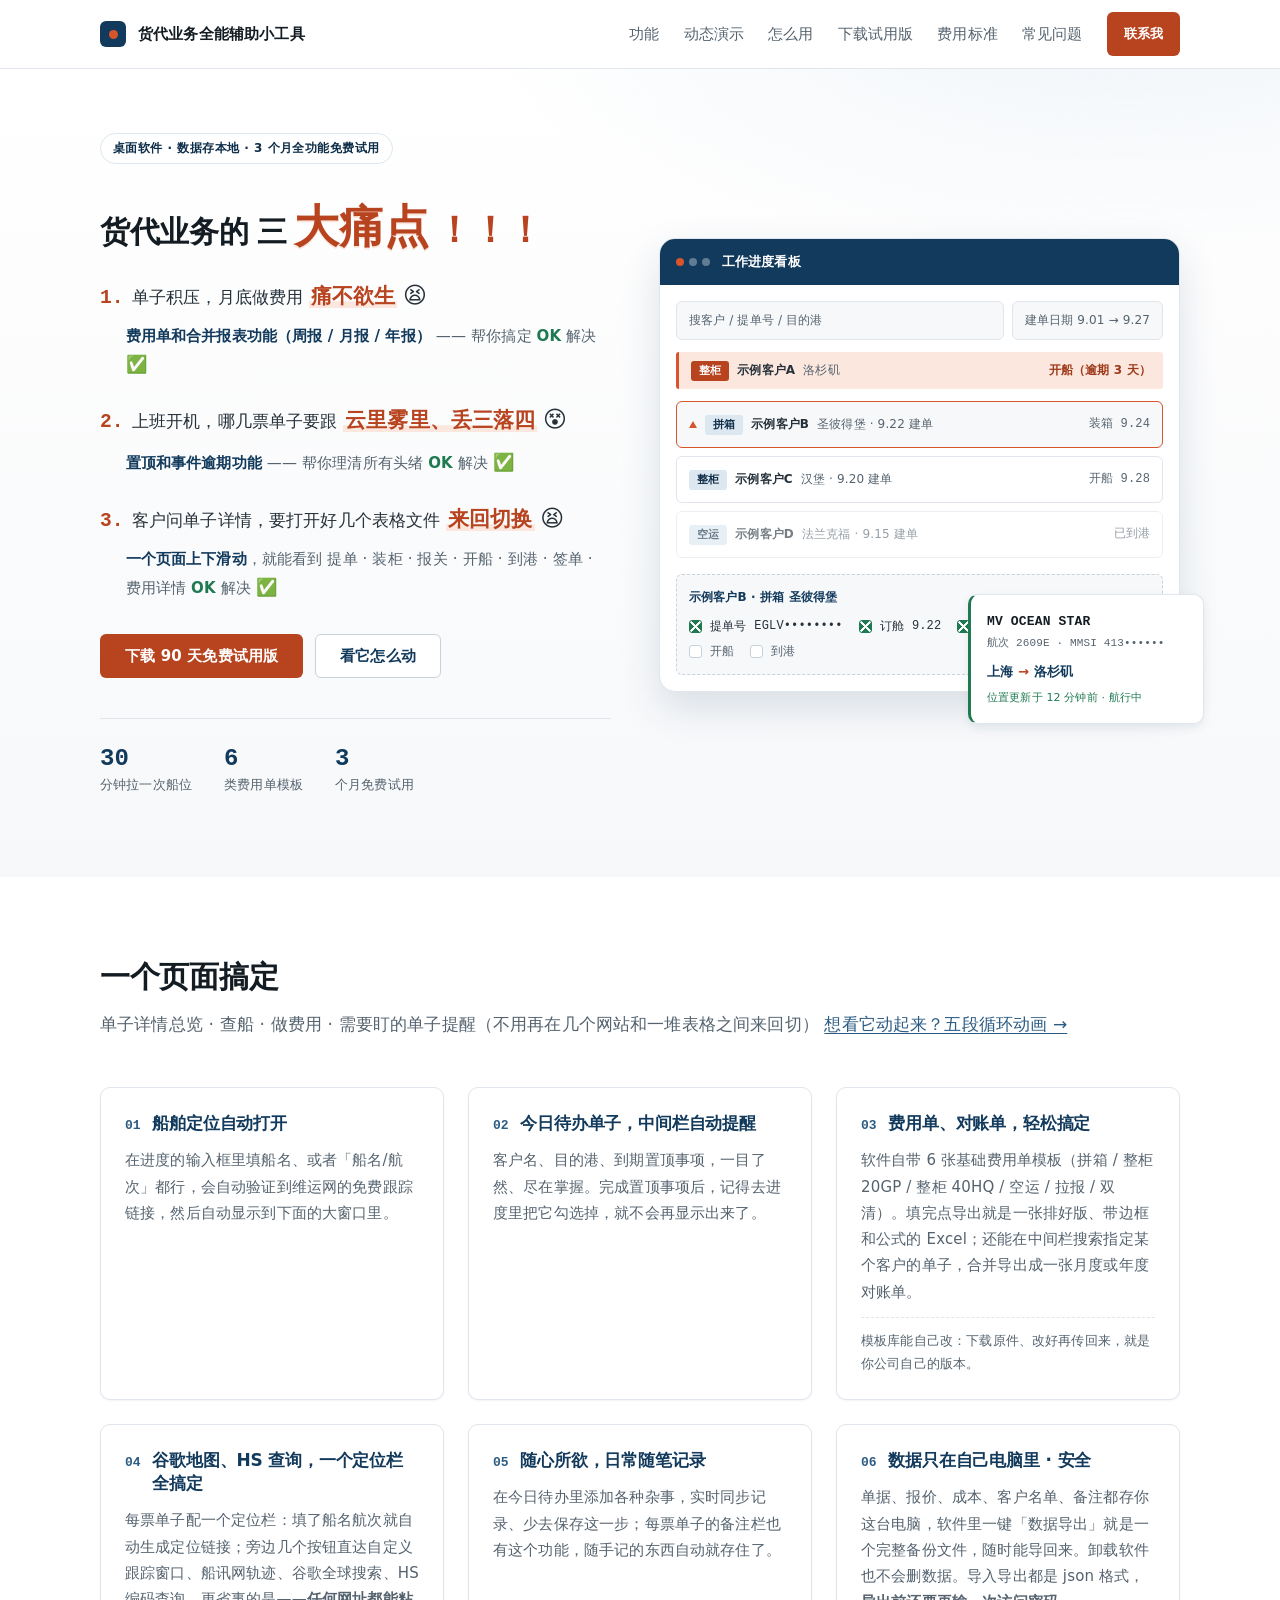
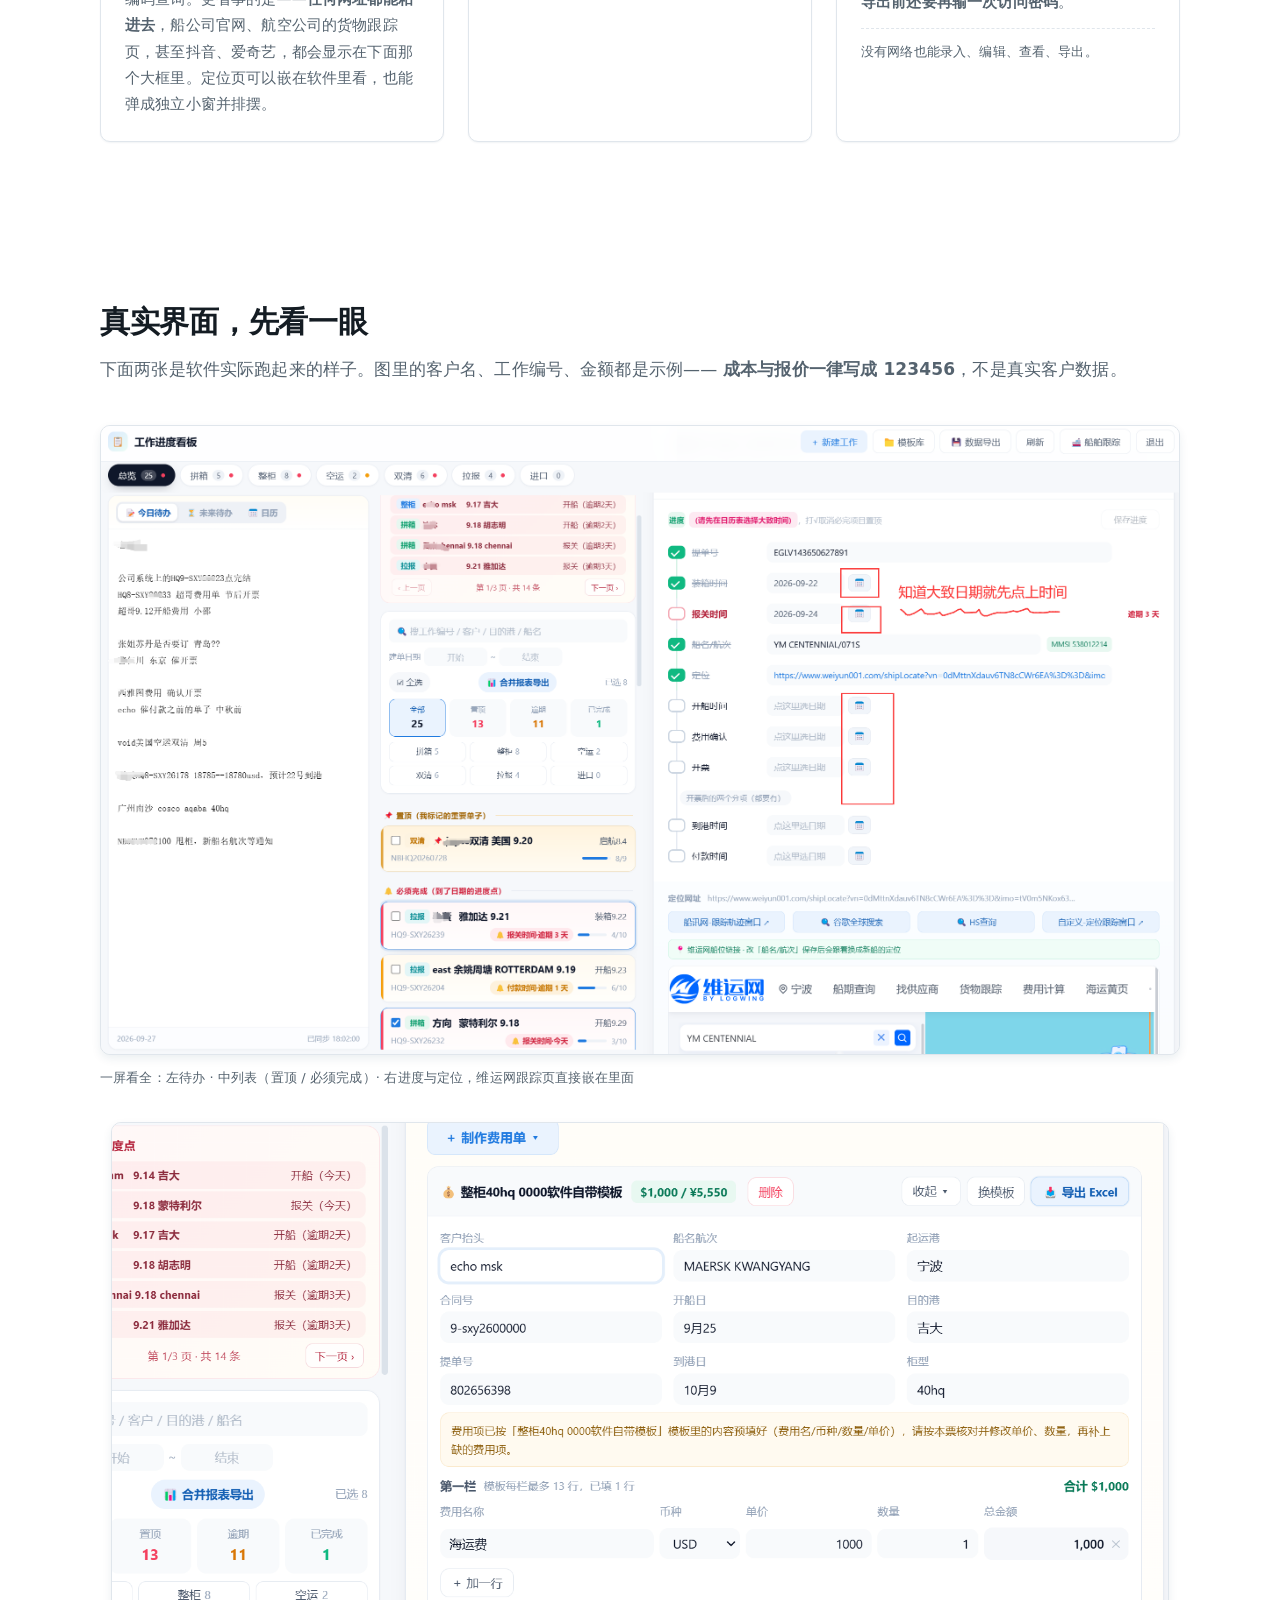
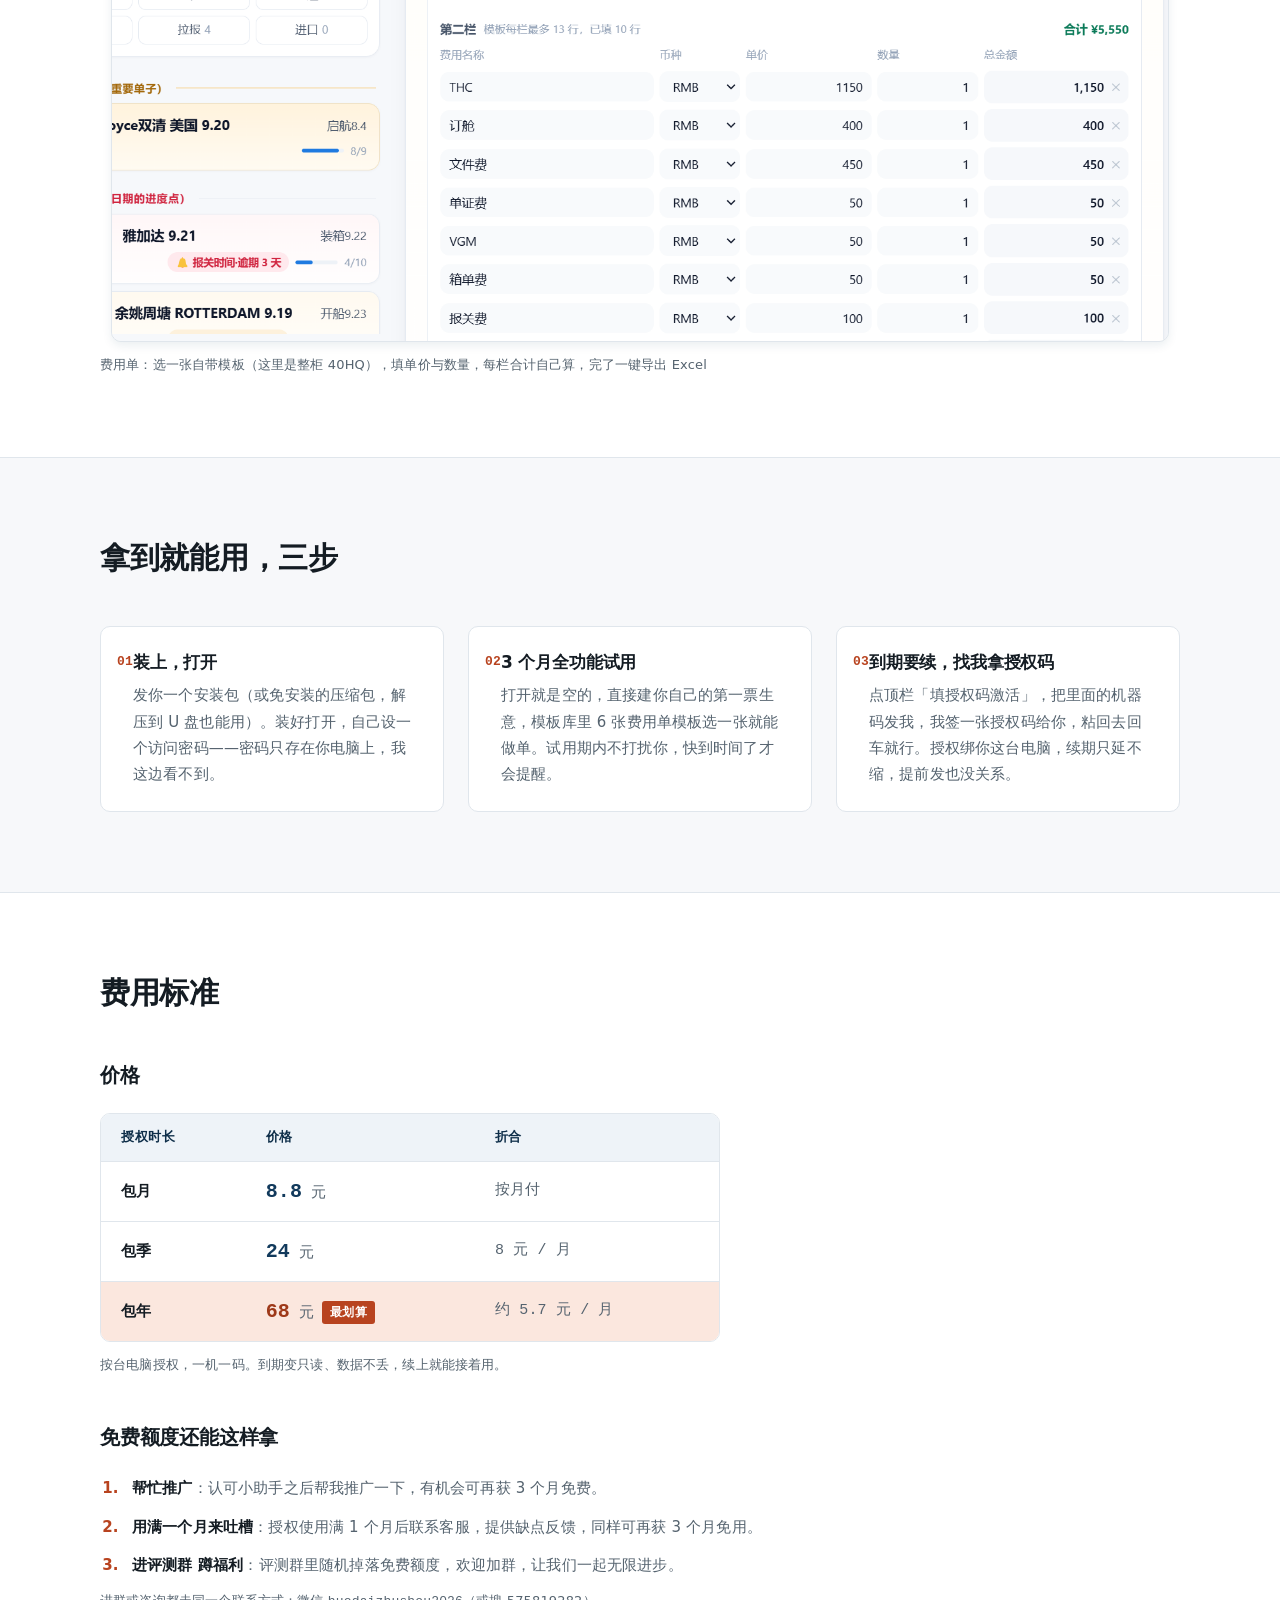
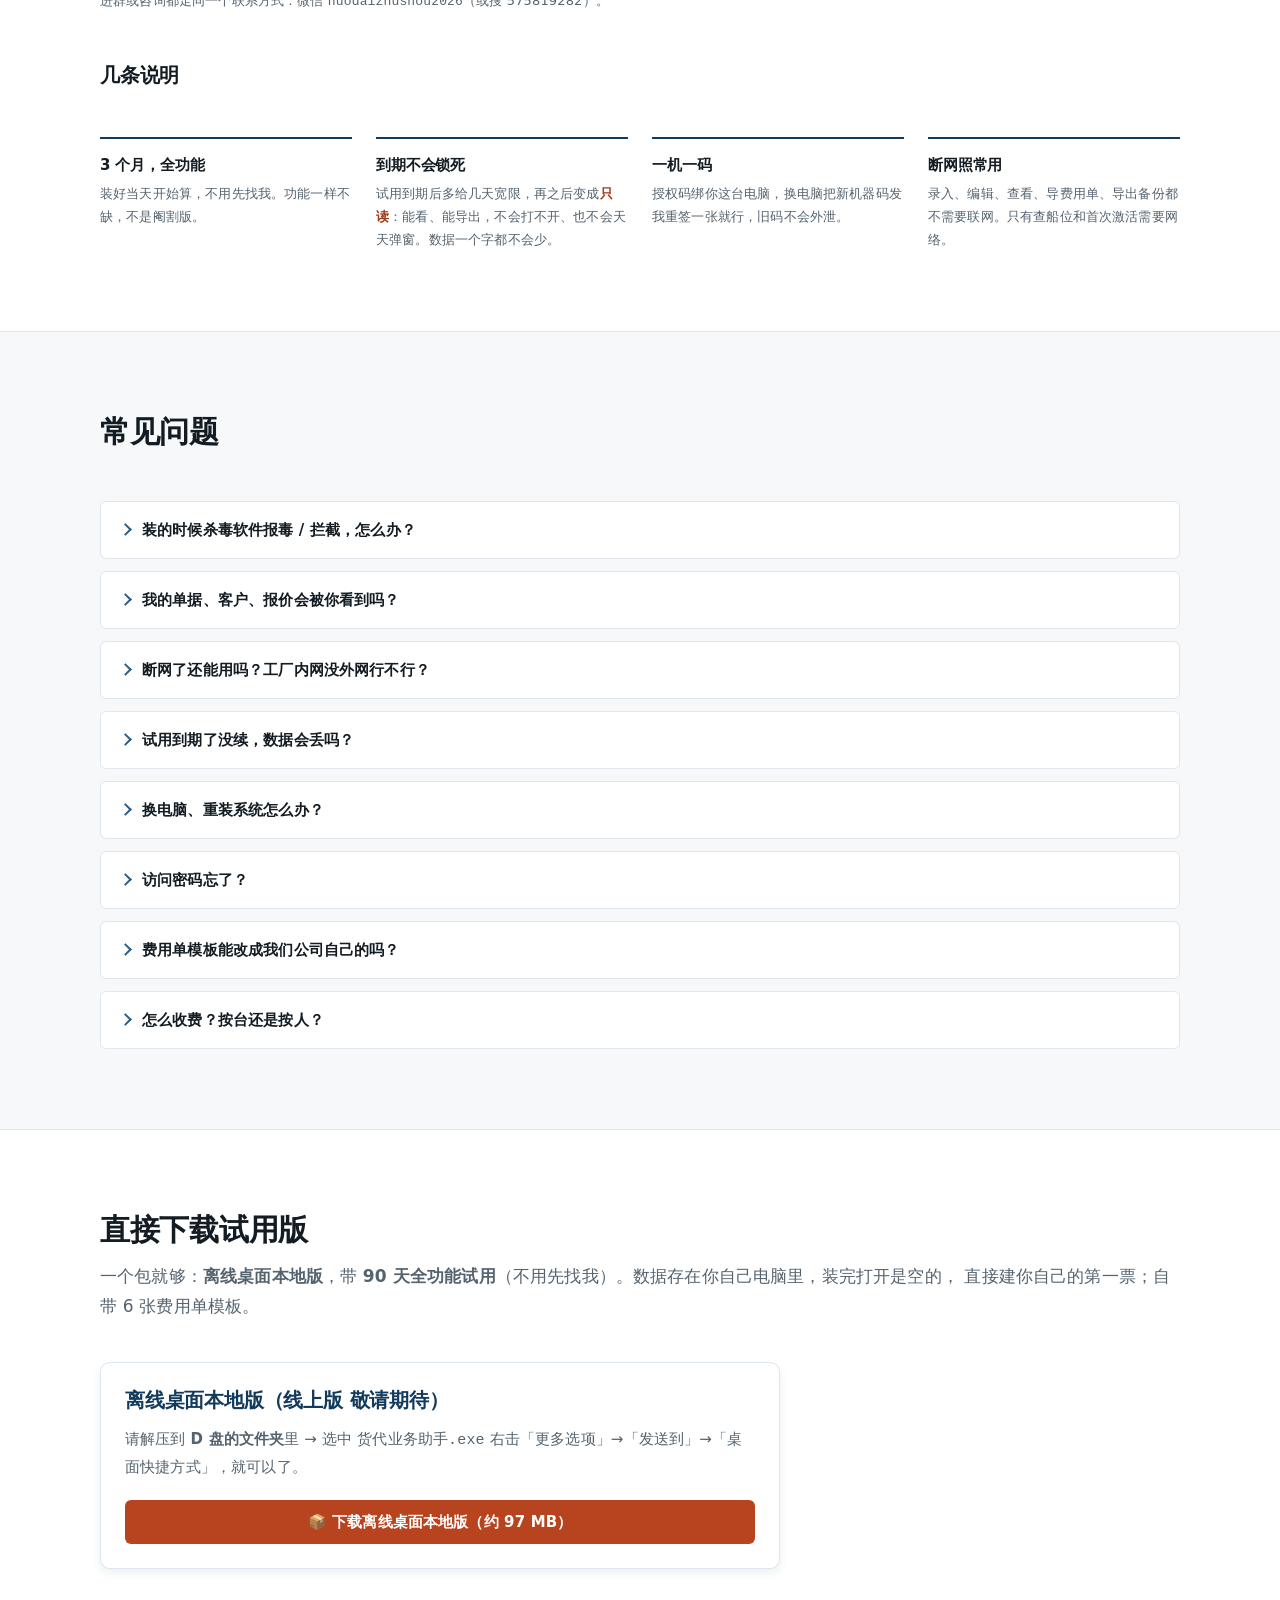
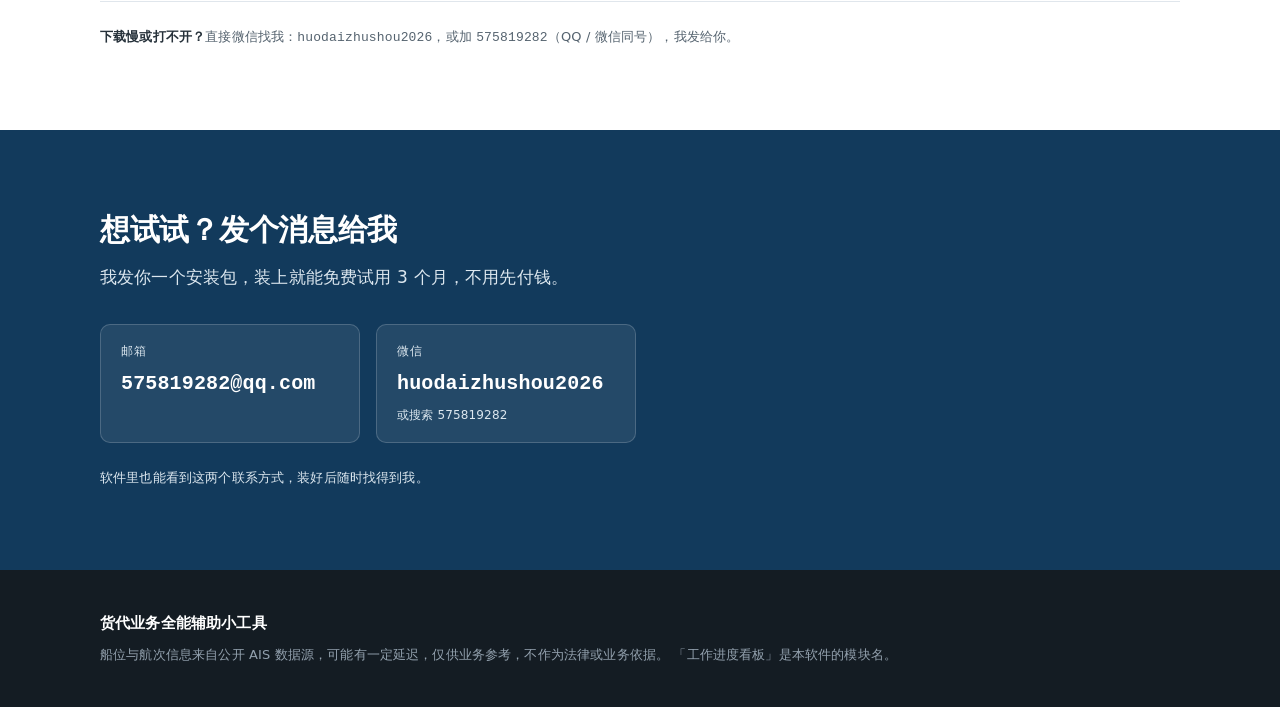
<file: index.html>
<!DOCTYPE html>
<html lang="zh-CN">
<head>
<meta charset="UTF-8">
<meta name="viewport" content="width=device-width, initial-scale=1">
<title>货代业务全能辅助小工具 — 船位跟踪 · 工作进度看板 · 费用单与对账单</title>
<meta name="description" content="给货代业务员用的桌面软件：输入船名自动跟踪船位、到离港提醒、每天邮件播报；工作进度看板一票一行；6 类费用单模板一键导出 Excel 与合并对账单。数据存在你自己电脑里，3 个月全功能免费试用。">
<link rel="icon" href="data:image/svg+xml,%3Csvg xmlns='http://www.w3.org/2000/svg' viewBox='0 0 32 32'%3E%3Crect width='32' height='32' rx='7' fill='%23123A5C'/%3E%3Ccircle cx='16' cy='16' r='5' fill='%23D8552B'/%3E%3C/svg%3E">
<link rel="stylesheet" href="./assets/style.css">
</head>
<body>

<a class="skip-link" href="#main">跳到主要内容</a>

<header class="topbar">
  <div class="wrap topbar__inner">
    <a class="brand" href="#top">
      <span class="brand__mark" aria-hidden="true"></span>
      <span class="brand__name">货代业务全能辅助小工具</span>
    </a>
    <nav class="nav" aria-label="页面导航">
      <a href="#features">功能</a>
      <a href="./demos.html">动态演示</a>
      <a href="#how">怎么用</a>
      <a href="#download">下载试用版</a>
      <a href="#license">费用标准</a>
      <a href="#faq">常见问题</a>
    </nav>
    <a class="btn btn--primary btn--sm" href="#contact">联系我</a>
  </div>
</header>

<main id="main">

  <!-- ============ 首屏 ============ -->
  <section class="hero" id="top">
    <div class="wrap hero__grid">
      <div class="hero__copy">
        <p class="eyebrow">桌面软件 · 数据存本地 · 3 个月全功能免费试用</p>
        <div class="pain">
          <h1 class="pain__title"><span class="pain__keep">货代业务的</span>三<span class="pain__big">大痛点</span><span class="pain__bang">！！！</span></h1>
          <ol class="pain__list">
            <li>
              <p class="pain__txt"><b class="pain__no num">1.</b>单子积压，月底做费用 <em>痛不欲生</em> <span class="pain__face">😫</span></p>
              <p class="pain__fix"><b>费用单和合并报表功能（周报 / 月报 / 年报）</b> —— 帮你搞定 <i>OK</i> 解决 <span class="pain__ok">✅</span></p>
            </li>
            <li>
              <p class="pain__txt"><b class="pain__no num">2.</b>上班开机，哪几票单子要跟 <em>云里雾里、丢三落四</em> <span class="pain__face">😵</span></p>
              <p class="pain__fix"><b>置顶和事件逾期功能</b> —— 帮你理清所有头绪 <i>OK</i> 解决 <span class="pain__ok">✅</span></p>
            </li>
            <li>
              <p class="pain__txt"><b class="pain__no num">3.</b>客户问单子详情，要打开好几个表格文件 <em>来回切换</em> <span class="pain__face">😫</span></p>
              <p class="pain__fix"><b>一个页面上下滑动</b>，就能看到 提单 · 装柜 · 报关 · 开船 · 到港 · 签单 · 费用详情 <i>OK</i> 解决 <span class="pain__ok">✅</span></p>
            </li>
          </ol>
        </div>
        <div class="hero__actions">
          <a class="btn btn--primary" href="#download">下载 90 天免费试用版</a>
          <a class="btn btn--ghost" href="./demos.html">看它怎么动</a>
        </div>
        <ul class="facts" aria-label="产品要点">
          <li><b>30</b> 分钟拉一次船位</li>
          <li><b>6</b> 类费用单模板</li>
          <li><b>3</b> 个月免费试用</li>
        </ul>
      </div>

      <!-- 界面示意：纯 CSS 绘制，数字与客户名均为占位 -->
      <div class="hero__shot" role="img" aria-label="工作进度看板界面示意：左侧是一票一行的客户工作单，顶部有逾期提醒条；右侧是一票单子的进度打钩表，含提单号、订舱、装箱、报关、开船、到港、付款。">
        <div class="mock">
          <div class="mock__bar">
            <span class="mock__dots" aria-hidden="true"><i></i><i></i><i></i></span>
            <span class="mock__title">工作进度看板</span>
          </div>
          <div class="mock__body">
            <div class="mock__toolbar">
              <span class="mock__field">搜客户 / 提单号 / 目的港</span>
              <span class="mock__field mock__field--sm">建单日期 9.01 → 9.27</span>
            </div>

            <div class="mock__alert">
              <span class="chip chip--warn">整柜</span>
              <span class="mock__alert-name">示例客户A</span>
              <span class="mock__alert-dest">洛杉矶</span>
              <span class="mock__alert-stage">开船（逾期 3 天）</span>
            </div>

            <ul class="mock__rows">
              <li class="mock__row is-pinned">
                <span class="pin" aria-hidden="true"></span>
                <span class="chip chip--type">拼箱</span>
                <span class="mock__name">示例客户B</span>
                <span class="mock__meta">圣彼得堡 · 9.22 建单</span>
                <span class="mock__right">装箱 9.24</span>
              </li>
              <li class="mock__row">
                <span class="chip chip--type">整柜</span>
                <span class="mock__name">示例客户C</span>
                <span class="mock__meta">汉堡 · 9.20 建单</span>
                <span class="mock__right">开船 9.28</span>
              </li>
              <li class="mock__row is-done">
                <span class="chip chip--type">空运</span>
                <span class="mock__name">示例客户D</span>
                <span class="mock__meta">法兰克福 · 9.15 建单</span>
                <span class="mock__right">已到港</span>
              </li>
            </ul>

            <div class="mock__detail">
              <p class="mock__detail-head">示例客户B · 拼箱 圣彼得堡</p>
              <ul class="stages">
                <li class="is-done">提单号 <span class="num">EGLV••••••••</span></li>
                <li class="is-done">订舱 <span class="num">9.22</span></li>
                <li class="is-done">装箱 <span class="num">9.24</span></li>
                <li class="is-now">报关</li>
                <li>开船</li>
                <li>到港</li>
              </ul>
            </div>
          </div>
        </div>

        <div class="shipcard" aria-hidden="true">
          <p class="shipcard__name num">MV OCEAN STAR</p>
          <p class="shipcard__voy num">航次 2609E · MMSI 413••••••</p>
          <p class="shipcard__route">上海 <span aria-hidden="true">→</span> 洛杉矶</p>
          <p class="shipcard__pos">位置更新于 12 分钟前 · 航行中</p>
        </div>
      </div>
    </div>
  </section>

  <!-- ============ 功能 ============ -->
  <section class="section" id="features">
    <div class="wrap">
      <h2 class="section__title">一个页面搞定</h2>
      <p class="section__sub">单子详情总览 · 查船 · 做费用 · 需要盯的单子提醒（不用再在几个网站和一堆表格之间来回切）
        <a href="./demos.html">想看它动起来？五段循环动画 →</a></p>

      <div class="cards">
        <article class="card">
          <h3><span class="card__no num">01</span>船舶定位自动打开</h3>
          <p>在进度的输入框里填船名、或者「船名/航次」都行，会自动验证到维运网的免费跟踪链接，然后自动显示到下面的大窗口里。</p>
        </article>

        <article class="card">
          <h3><span class="card__no num">02</span>今日待办单子，中间栏自动提醒</h3>
          <p>客户名、目的港、到期置顶事项，一目了然、尽在掌握。完成置顶事项后，记得去进度里把它勾选掉，就不会再显示出来了。</p>
        </article>

        <article class="card">
          <h3><span class="card__no num">03</span>费用单、对账单，轻松搞定</h3>
          <p>软件自带 6 张基础费用单模板（拼箱 / 整柜 20GP / 整柜 40HQ / 空运 / 拉报 / 双清）。填完点导出就是一张排好版、带边框和公式的 Excel；还能在中间栏搜索指定某个客户的单子，合并导出成一张月度或年度对账单。</p>
          <p class="card__note">模板库能自己改：下载原件、改好再传回来，就是你公司自己的版本。</p>
        </article>

        <article class="card">
          <h3><span class="card__no num">04</span>谷歌地图、HS 查询，一个定位栏全搞定</h3>
          <p>每票单子配一个定位栏：填了船名航次就自动生成定位链接；旁边几个按钮直达自定义跟踪窗口、船讯网轨迹、谷歌全球搜索、HS 编码查询。更省事的是——<b>任何网址都能粘进去</b>，船公司官网、航空公司的货物跟踪页，甚至抖音、爱奇艺，都会显示在下面那个大框里。定位页可以嵌在软件里看，也能弹成独立小窗并排摆。</p>
        </article>

        <article class="card">
          <h3><span class="card__no num">05</span>随心所欲，日常随笔记录</h3>
          <p>在今日待办里添加各种杂事，实时同步记录、少去保存这一步；每票单子的备注栏也有这个功能，随手记的东西自动就存住了。</p>
        </article>

        <article class="card">
          <h3><span class="card__no num">06</span>数据只在自己电脑里 · 安全</h3>
          <p>单据、报价、成本、客户名单、备注都存你这台电脑，软件里一键「数据导出」就是一个完整备份文件，随时能导回来。卸载软件也不会删数据。导入导出都是 json 格式，<b>导出前还要再输一次访问密码</b>。</p>
          <p class="card__note">没有网络也能录入、编辑、查看、导出。</p>
        </article>
      </div>
    </div>
  </section>

  <!-- ============ 真实界面 ============ -->
  <section class="section" id="screens">
    <div class="wrap">
      <h2 class="section__title">真实界面，先看一眼</h2>
      <p class="section__sub">
        下面两张是软件实际跑起来的样子。图里的客户名、工作编号、金额都是示例——
        <b>成本与报价一律写成 123456</b>，不是真实客户数据。
      </p>
      <div class="shots">
        <figure class="shot">
          <img src="./assets/shots/shot-board.png" loading="lazy"
               alt="工作进度看板全貌：左侧是今日待办面板，中间是工作单列表（带类别、统计卡、置顶与必须完成分组），右侧是这票单子的进度打钩表与定位区，下面嵌着维运网的船舶跟踪页。">
          <figcaption>一屏看全：左待办 · 中列表（置顶 / 必须完成）· 右进度与定位，维运网跟踪页直接嵌在里面</figcaption>
        </figure>
        <figure class="shot">
          <img src="./assets/shots/shot-expense.png" loading="lazy"
               alt="费用单：费用名称、币种、单价、数量与金额，金额按币种自动合计。">
          <figcaption>费用单：选一张自带模板（这里是整柜 40HQ），填单价与数量，每栏合计自己算，完了一键导出 Excel</figcaption>
        </figure>
      </div>
    </div>
  </section>

  <!-- ============ 怎么用 ============ -->
  <section class="section section--tint" id="how">
    <div class="wrap">
      <h2 class="section__title">拿到就能用，三步</h2>
      <ol class="steps">
        <li class="step">
          <h3>装上，打开</h3>
          <p>发你一个安装包（或免安装的压缩包，解压到 U 盘也能用）。装好打开，自己设一个访问密码——密码只存在你电脑上，我这边看不到。</p>
        </li>
        <li class="step">
          <h3>3 个月全功能试用</h3>
          <p>打开就是空的，直接建你自己的第一票生意，模板库里 6 张费用单模板选一张就能做单。试用期内不打扰你，快到时间了才会提醒。</p>
        </li>
        <li class="step">
          <h3>到期要续，找我拿授权码</h3>
          <p>点顶栏「填授权码激活」，把里面的机器码发我，我签一张授权码给你，粘回去回车就行。授权绑你这台电脑，续期只延不缩，提前发也没关系。</p>
        </li>
      </ol>
    </div>
  </section>

  <!-- ============ 费用标准 ============ -->
  <section class="section" id="license">
    <div class="wrap">
      <h2 class="section__title">费用标准</h2>
      <h3 class="block-title">价格</h3>
      <table class="price">
        <caption class="sr-only">授权价格</caption>
        <thead>
          <tr>
            <th scope="col">授权时长</th>
            <th scope="col">价格</th>
            <th scope="col">折合</th>
          </tr>
        </thead>
        <tbody>
          <tr>
            <th scope="row">包月</th>
            <td><b>8.8</b> 元</td>
            <td>按月付</td>
          </tr>
          <tr>
            <th scope="row">包季</th>
            <td><b>24</b> 元</td>
            <td>8 元 / 月</td>
          </tr>
          <tr class="is-best">
            <th scope="row">包年</th>
            <td><b>68</b> 元<span class="tag">最划算</span></td>
            <td>约 5.7 元 / 月</td>
          </tr>
        </tbody>
      </table>
      <p class="price-note">按台电脑授权，一机一码。到期变只读、数据不丢，续上就能接着用。</p>

      <h3 class="block-title">免费额度还能这样拿</h3>
      <ol class="credits">
        <li><b>帮忙推广</b>：认可小助手之后帮我推广一下，有机会可再获 3 个月免费。</li>
        <li><b>用满一个月来吐槽</b>：授权使用满 1 个月后联系客服，提供缺点反馈，同样可再获 3 个月免用。</li>
        <li><b>进评测群 蹲福利</b>：评测群里随机掉落免费额度，欢迎加群，让我们一起无限进步。</li>
      </ol>
      <p class="price-note">进群或咨询都走同一个联系方式：微信 <span class="num">huodaizhushou2026</span>（或搜 575819282）。</p>

      <h3 class="block-title">几条说明</h3>
      <div class="terms">
        <div class="term">
          <h3>3 个月，全功能</h3>
          <p>装好当天开始算，不用先找我。功能一样不缺，不是阉割版。</p>
        </div>
        <div class="term">
          <h3>到期不会锁死</h3>
          <p>试用到期后多给几天宽限，再之后变成<b>只读</b>：能看、能导出，不会打不开、也不会天天弹窗。数据一个字都不会少。</p>
        </div>
        <div class="term">
          <h3>一机一码</h3>
          <p>授权码绑你这台电脑，换电脑把新机器码发我重签一张就行，旧码不会外泄。</p>
        </div>
        <div class="term">
          <h3>断网照常用</h3>
          <p>录入、编辑、查看、导费用单、导出备份都不需要联网。只有查船位和首次激活需要网络。</p>
        </div>
      </div>

    </div>
  </section>

  <!-- ============ 常见问题 ============ -->
  <section class="section section--tint" id="faq">
    <div class="wrap">
      <h2 class="section__title">常见问题</h2>
      <div class="faq">
        <details>
          <summary>装的时候杀毒软件报毒 / 拦截，怎么办？</summary>
          <p>360 这类软件对没买数字签名的个人小软件都会提示一下，属于误报。安装时如果弹窗拦 DLL，选「允许本次操作」；比较稳妥的做法是先退出 360 再装，装完再打开。压缩包里配了一份《安装遇到 360 拦截怎么办》，照着点就行。实在装不上，我另给一个免安装版，解压就能用。</p>
        </details>
        <details>
          <summary>我的单据、客户、报价会被你看到吗？</summary>
          <p>看不到。这些数据全部存在你电脑的本地文件里，不上传。软件里「数据导出」给你的是本地 JSON 文件，你想存 U 盘、网盘都行。查船位时只有船名和 MMSI 会经过我的服务器，客户名和价格不会。</p>
        </details>
        <details>
          <summary>断网了还能用吗？工厂内网没外网行不行？</summary>
          <p>能。录入工作单、打进度钩、做费用单、导出 Excel、导出备份都不联网。只有「查船位」和「首次激活授权」需要联网；没有外网时船位那块不开花，其余功能照旧。</p>
        </details>
        <details>
          <summary>试用到期了没续，数据会丢吗？</summary>
          <p>不会。到期只是转成只读模式——照样能打开、能看、能导费用单和备份，只是不能改动。什么时候续上都行，数据一直在。卸载软件也不会删数据。</p>
        </details>
        <details>
          <summary>换电脑、重装系统怎么办？</summary>
          <p>先在新电脑上装好，把新电脑的机器码发我重签一张授权码（旧的自动失效，不用管）。数据搬家用软件里的「数据导出」存成一个文件，新电脑上「数据导入」装回去，导入前软件会自己留一份底。</p>
        </details>
        <details>
          <summary>访问密码忘了？</summary>
          <p>不用找我。打开数据文件夹（多数电脑在 <span class="num">D:\货代工作进度数据</span>，老机器在「文档\货代工作进度数据」），把里面的 <span class="num">settings.json</span> 复制一份留底、再删掉它，重开软件会让你重新设一个密码，数据一条不少。</p>
        </details>
        <details>
          <summary>费用单模板能改成我们公司自己的吗？</summary>
          <p>能。软件里的模板点「下载原件」，在你自己的 Excel 里改好版式和抬头，再「重新上传」，同名就是覆盖更新、编号不变，改个文件名就是另存一张新的。常用的费目、币种、公式都能照你公司的习惯来。</p>
        </details>
        <details>
          <summary>怎么收费？按台还是按人？</summary>
          <p><b>包月 8.8 元、包季 24 元、包年 68 元</b>，按台电脑算（一机一码），人不用另外加钱。拿不准选哪档就先免费用 3 个月，用顺了再订。想帮忙推广、或者用满一个月来提意见，还能再拿免费额度——见我上面「免费额度还能这样拿」。</p>
        </details>
      </div>
    </div>
  </section>

  <!-- ============ 下载试用版 ============ -->
  <section class="section" id="download">
    <div class="wrap">
      <h2 class="section__title">直接下载试用版</h2>
      <p class="section__sub">
        一个包就够：<b>离线桌面本地版</b>，带 <b>90 天全功能试用</b>（不用先找我）。数据存在你自己电脑里，装完打开是空的，
        直接建你自己的第一票；自带 6 张费用单模板。
      </p>

      <div class="dl">
        <div class="dl__card dl__card--main">
          <h3>离线桌面本地版（线上版 敬请期待）</h3>
          <p>请解压到 <b>D 盘的文件夹</b>里 → 选中 <span class="num">货代业务助手.exe</span> 右击「更多选项」→「发送到」→「桌面快捷方式」，就可以了。</p>
          <a class="btn btn--primary dl__btn" href="https://hwy-cbdy-d1gt4pqze74bb9f0b-1464622683.tcloudbaseapp.com/货代业务助手-1.0.0-90天免费-免安装版.zip">📦 下载离线桌面本地版（约 97 MB）</a>
        </div>
      </div>

      <ul class="dl__notes">
        <li><b>下载慢或打不开？</b>直接微信找我：<span class="num">huodaizhushou2026</span>，或加 <span class="num">575819282</span>（QQ / 微信同号），我发给你。</li>
      </ul>
    </div>
  </section>

  <!-- ============ 联系 ============ -->
  <section class="section contact" id="contact">
    <div class="wrap contact__inner">
      <h2>想试试？发个消息给我</h2>
      <p class="contact__lead">我发你一个安装包，装上就能免费试用 3 个月，不用先付钱。</p>
      <div class="contact__methods">
        <a class="contact__item" href="mailto:575819282@qq.com">
          <span class="contact__label">邮箱</span>
          <span class="contact__value num">575819282@qq.com</span>
        </a>
        <div class="contact__item">
          <span class="contact__label">微信</span>
          <span class="contact__value num">huodaizhushou2026</span>
          <span class="contact__hint">或搜索 575819282</span>
        </div>
      </div>
      <p class="contact__hint-line">软件里也能看到这两个联系方式，装好后随时找得到我。</p>
    </div>
  </section>

</main>

<footer class="footer">
  <div class="wrap footer__inner">
    <p class="footer__name">货代业务全能辅助小工具</p>
    <p class="footer__note">
      船位与航次信息来自公开 AIS 数据源，可能有一定延迟，仅供业务参考，不作为法律或业务依据。
      「工作进度看板」是本软件的模块名。
    </p>
  </div>
</footer>

</body>
</html>
</file>
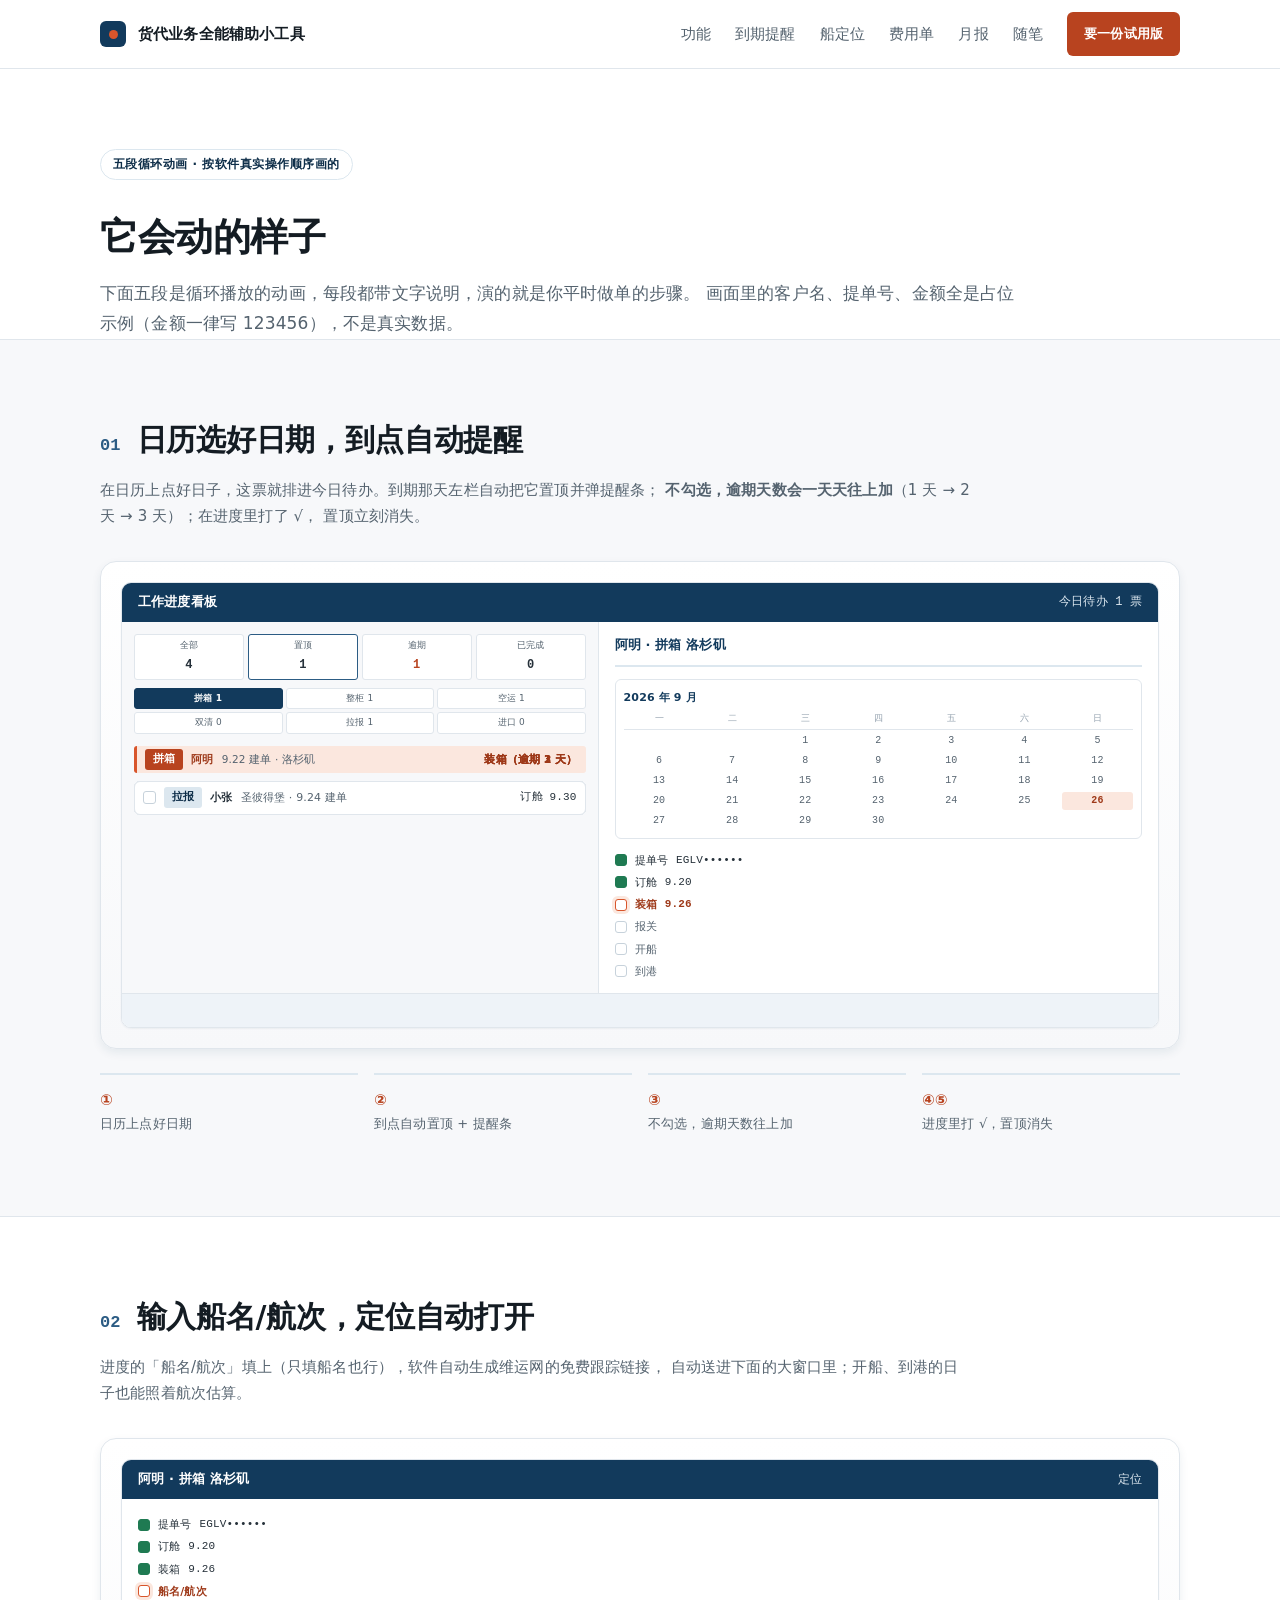
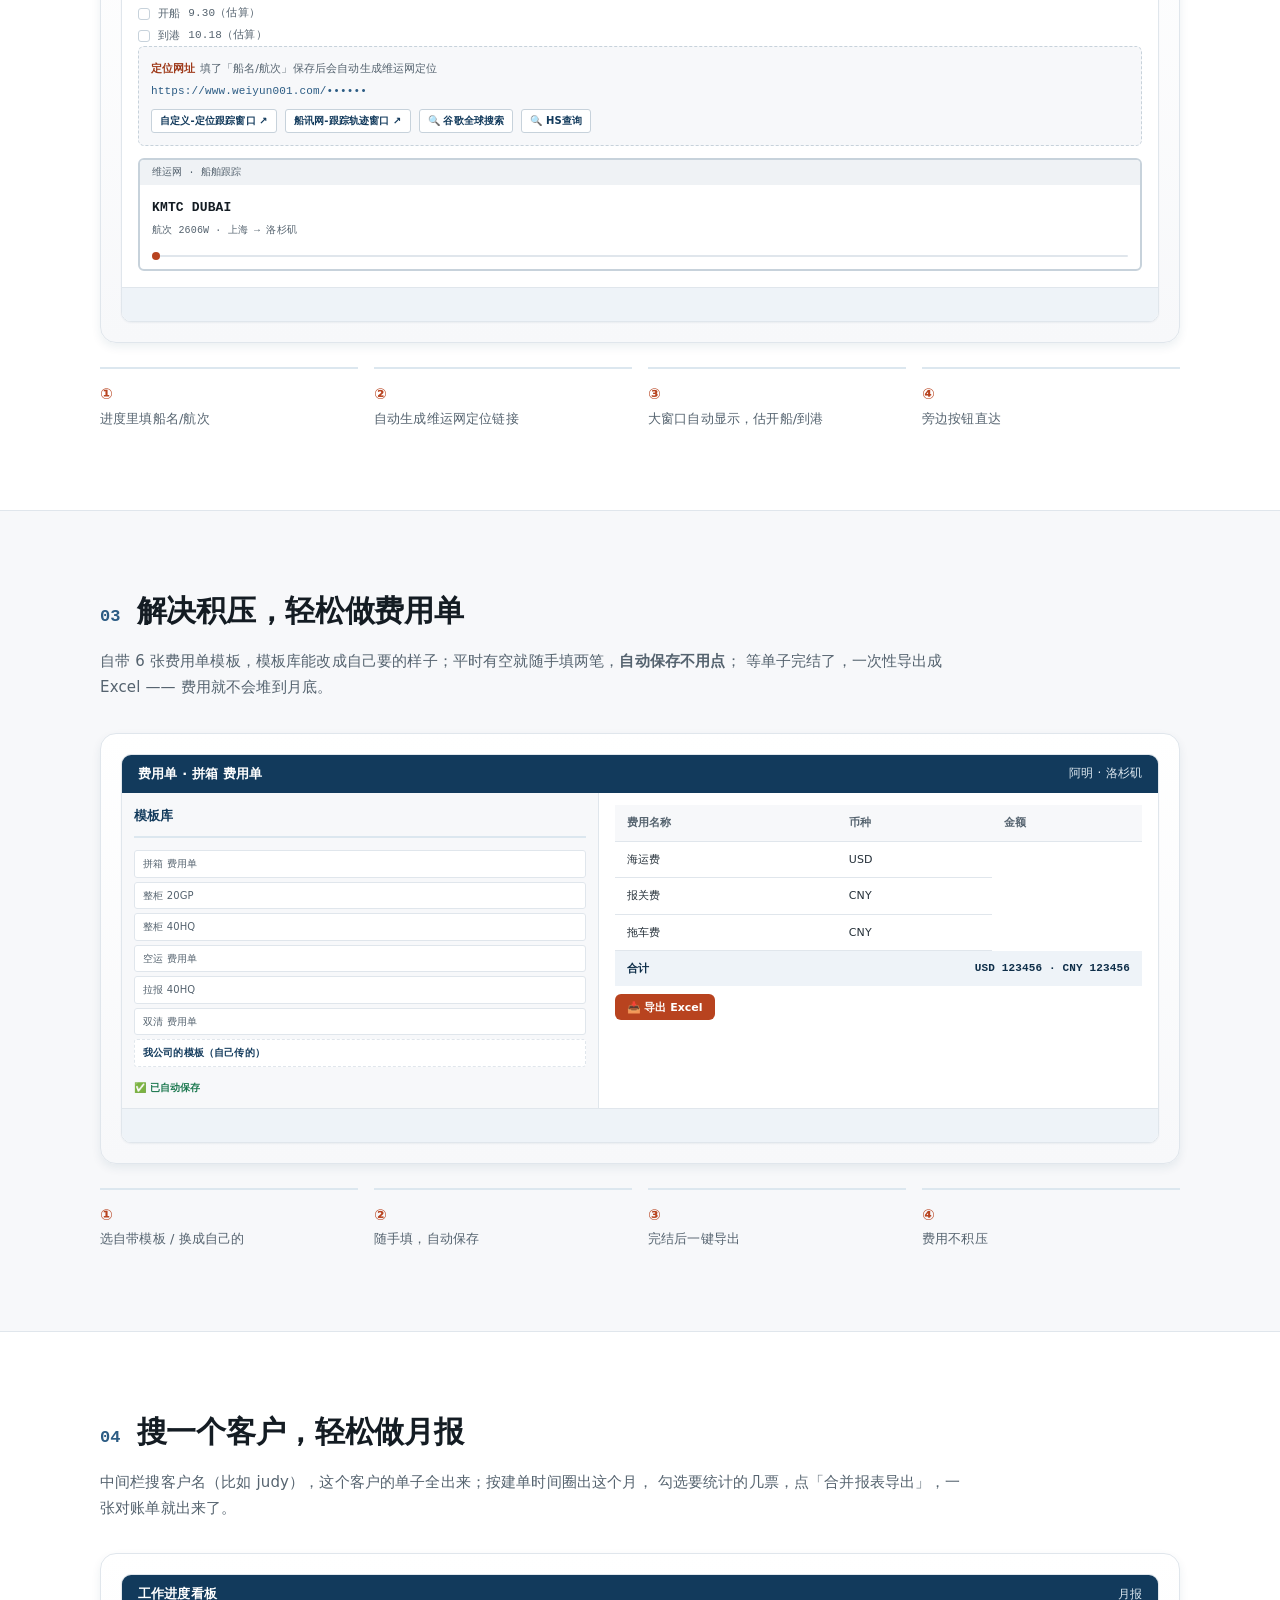
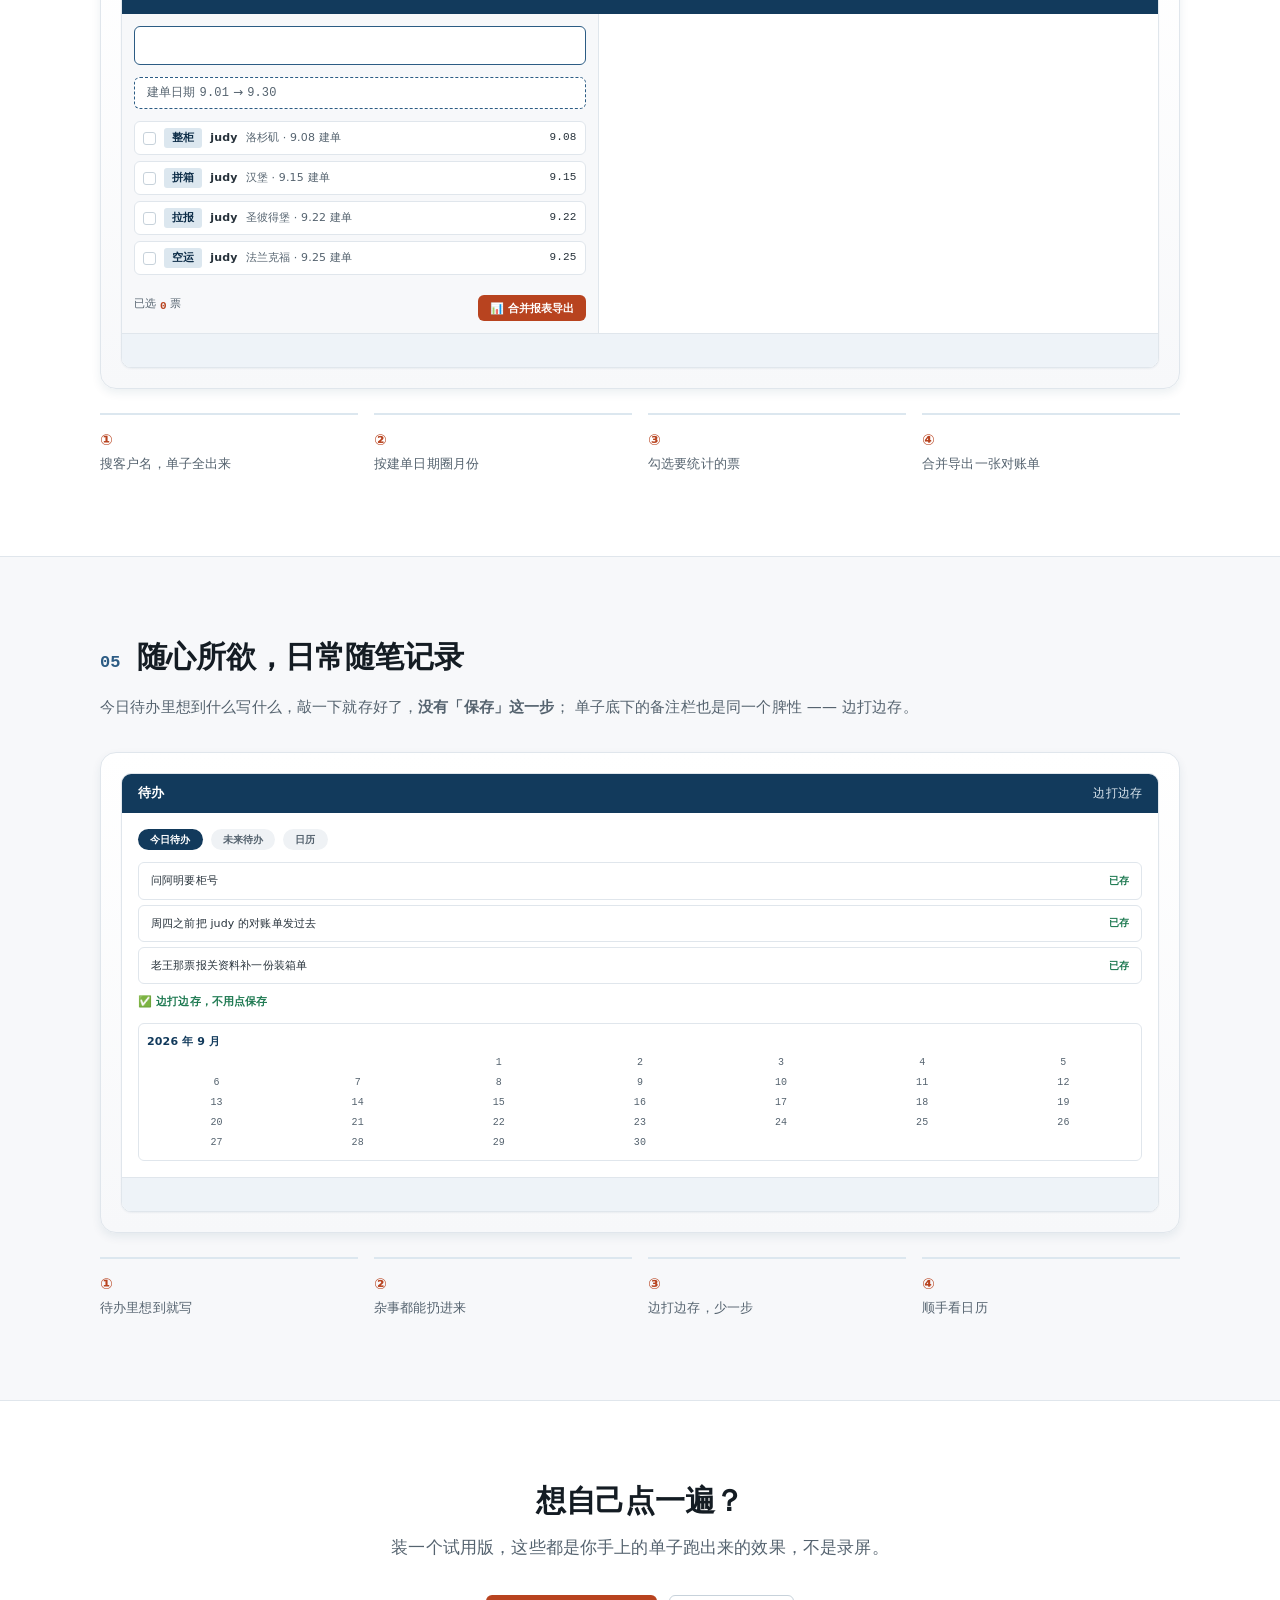
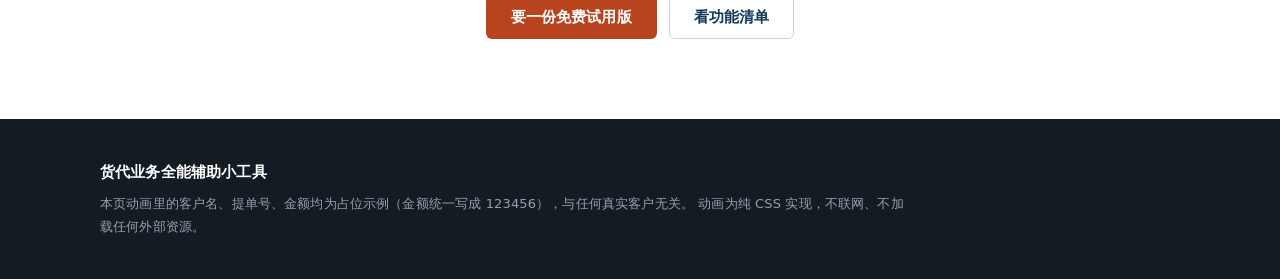
<file: demos.html>
<!DOCTYPE html>
<html lang="zh-CN">
<head>
<meta charset="UTF-8">
<meta name="viewport" content="width=device-width, initial-scale=1">
<title>动态演示 — 货代业务全能辅助小工具</title>
<meta name="description" content="五段循环动画：日历到期提醒与置顶打钩、船舶定位、费用单与模板库、按客户做月报对账单、日常随笔待办。">
<link rel="icon" href="data:image/svg+xml,%3Csvg xmlns='http://www.w3.org/2000/svg' viewBox='0 0 32 32'%3E%3Crect width='32' height='32' rx='7' fill='%23123A5C'/%3E%3Ccircle cx='16' cy='16' r='5' fill='%23D8552B'/%3E%3C/svg%3E">
<link rel="stylesheet" href="./assets/style.css">
<link rel="stylesheet" href="./assets/demos.css">
</head>
<body>

<a class="skip-link" href="#main">跳到主要内容</a>

<header class="topbar">
  <div class="wrap topbar__inner">
    <a class="brand" href="./index.html">
      <span class="brand__mark" aria-hidden="true"></span>
      <span class="brand__name">货代业务全能辅助小工具</span>
    </a>
    <nav class="nav" aria-label="页面导航">
      <a href="./index.html#features">功能</a>
      <a href="#d1">到期提醒</a>
      <a href="#d2">船定位</a>
      <a href="#d3">费用单</a>
      <a href="#d4">月报</a>
      <a href="#d5">随笔</a>
    </nav>
    <a class="btn btn--primary btn--sm" href="./index.html#contact">要一份试用版</a>
  </div>
</header>

<main id="main">

  <section class="section demo-head">
    <div class="wrap">
      <p class="eyebrow">五段循环动画 · 按软件真实操作顺序画的</p>
      <h1 class="demo-head__title">它会动的样子</h1>
      <p class="demo-head__lead">
        下面五段是循环播放的动画，每段都带文字说明，演的就是你平时做单的步骤。
        画面里的客户名、提单号、金额全是占位示例（金额一律写 123456），不是真实数据。
      </p>
    </div>
  </section>

  <!-- ============ 01 日历到期提醒 → 置顶 → 打钩消失 ============ -->
  <section class="section section--tint" id="d1">
    <div class="wrap">
      <figure class="demo">
        <figcaption class="demo__cap">
          <span class="demo__no num">01</span>
          <h2 class="demo__title">日历选好日期，到点自动提醒</h2>
        </figcaption>
        <p class="demo__lead">
          在日历上点好日子，这票就排进今日待办。到期那天左栏自动把它置顶并弹提醒条；
          <b>不勾选，逾期天数会一天天往上加</b>（1 天 → 2 天 → 3 天）；在进度里打了 √，
          置顶立刻消失。
        </p>

        <div class="demo__stage">
          <div class="dm">
            <div class="dm__bar"><span>工作进度看板</span><span class="dm__count num">今日待办 1 票</span></div>
            <div class="dm__panes">
              <div class="dm__L">
                <div class="dm__stats">
                  <span class="sc"><i>全部</i><b class="num">4</b></span>
                  <span class="sc sc--on"><i>置顶</i><b class="num">1</b></span>
                  <span class="sc sc--due"><i>逾期</i><b class="num">1</b></span>
                  <span class="sc"><i>已完成</i><b class="num">0</b></span>
                </div>
                <div class="dm__cats">
                  <span class="ct ct--on">拼箱 1</span><span class="ct">整柜 1</span><span class="ct">空运 1</span>
                  <span class="ct">双清 0</span><span class="ct">拉报 1</span><span class="ct">进口 0</span>
                </div>

                <div class="alertbar">
                  <span class="chip chip--warn">拼箱</span>
                  <span class="alertbar__name">阿明</span>
                  <span class="alertbar__mid">9.22 建单 · 洛杉矶</span>
                  <span class="alertbar__stage"><span class="ovdwrap"><span class="ovd ovd--1">装箱（逾期 1 天）</span><span class="ovd ovd--2">装箱（逾期 2 天）</span><span class="ovd ovd--3">装箱（逾期 3 天）</span></span></span>
                </div>

                <ul class="dm__list dm__list--pin">
                  <li class="rw rw--pin">
                    <span class="rw__box"><i class="rw__tick"></i></span>
                    <span class="chip chip--type">拼箱</span>
                    <span class="rw__name">阿明</span>
                    <span class="rw__meta">洛杉矶 · 9.22 建单</span>
                    <span class="rw__right">装箱 <span class="num">9.26</span></span>
                  </li>
                  <li class="rw rw--a">
                    <span class="rw__box"></span>
                    <span class="chip chip--type">整柜</span>
                    <span class="rw__name">小陈</span>
                    <span class="rw__meta">汉堡 · 9.20 建单</span>
                    <span class="rw__right">开船 <span class="num">9.28</span></span>
                  </li>
                  <li class="rw rw--b">
                    <span class="rw__box"></span>
                    <span class="chip chip--type">空运</span>
                    <span class="rw__name">老王</span>
                    <span class="rw__meta">法兰克福 · 9.15 建单</span>
                    <span class="rw__right">已到港</span>
                  </li>
                  <li class="rw rw--c">
                    <span class="rw__box"></span>
                    <span class="chip chip--type">拉报</span>
                    <span class="rw__name">小张</span>
                    <span class="rw__meta">圣彼得堡 · 9.24 建单</span>
                    <span class="rw__right">订舱 <span class="num">9.30</span></span>
                  </li>
                </ul>
              </div>

              <div class="dm__R">
                <div class="dm__panehead">阿明 · 拼箱 洛杉矶</div>
                <div class="dm__cal">
                  <div class="dm__calhead">2026 年 9 月</div>
                  <div class="dm__calwk"><span>一</span><span>二</span><span>三</span><span>四</span><span>五</span><span>六</span><span>日</span></div>
                  <div class="dm__calgrid">
                    <span></span><span></span><span>1</span><span>2</span><span>3</span><span>4</span><span>5</span>
                    <span>6</span><span>7</span><span>8</span><span>9</span><span>10</span><span>11</span><span>12</span>
                    <span>13</span><span>14</span><span>15</span><span>16</span><span>17</span><span>18</span><span>19</span>
                    <span>20</span><span>21</span><span>22</span><span>23</span><span>24</span><span>25</span><span class="cal--pick">26</span>
                    <span>27</span><span>28</span><span>29</span><span>30</span><span></span><span></span><span></span>
                  </div>
                </div>
                <ul class="dm__stages dm__stages--v">
                  <li class="st st--done">提单号 <span class="num">EGLV••••••</span></li>
                  <li class="st st--done">订舱 <span class="num">9.20</span></li>
                  <li class="st st--pick">装箱 <span class="num">9.26</span></li>
                  <li class="st">报关</li>
                  <li class="st">开船</li>
                  <li class="st">到港</li>
                </ul>
              </div>
            </div>
            <div class="dmcap">
              <span class="dmcap__i cap-a">① 在日历上点好「装箱」的日子（9 月 26）</span>
              <span class="dmcap__i cap-b">② 到期那天：左栏自动把这票置顶，顶部弹出提醒条</span>
              <span class="dmcap__i cap-c">③ 不去勾选，逾期天数就一天天往上加：1 天 → 2 天 → 3 天</span>
              <span class="dmcap__i cap-d">④ 干完了，去进度里把「装箱」打 √，确认完成</span>
              <span class="dmcap__i cap-e">⑤ 打完 √，左栏的置顶和提醒条一起消失，这票沉回去</span>
            </div>
          </div>
        </div>

        <ol class="demo__steps">
          <li><b>①</b> 日历上点好日期</li>
          <li><b>②</b> 到点自动置顶 + 提醒条</li>
          <li><b>③</b> 不勾选，逾期天数往上加</li>
          <li><b>④⑤</b> 进度里打 √，置顶消失</li>
        </ol>
      </figure>
    </div>
  </section>

  <!-- ============ 02 看船定位 ============ -->
  <section class="section" id="d2">
    <div class="wrap">
      <figure class="demo">
        <figcaption class="demo__cap">
          <span class="demo__no num">02</span>
          <h2 class="demo__title">输入船名/航次，定位自动打开</h2>
        </figcaption>
        <p class="demo__lead">
          进度的「船名/航次」填上（只填船名也行），软件自动生成维运网的免费跟踪链接，
          自动送进下面的大窗口里；开船、到港的日子也能照着航次估算。
        </p>

        <div class="demo__stage">
          <div class="dm">
            <div class="dm__bar"><span>阿明 · 拼箱 洛杉矶</span><span class="dm__count">定位</span></div>
            <div class="dm__R dm__R--full">
              <ul class="dm__stages dm__stages--v">
                <li class="st st--done">提单号 <span class="num">EGLV••••••</span></li>
                <li class="st st--done">订舱 <span class="num">9.20</span></li>
                <li class="st st--done">装箱 <span class="num">9.26</span></li>
                <li class="st st--pick">船名/航次 <span class="typed typed--ship">KMTC DUBAI/2606W</span></li>
                <li class="st">开船 <span class="num num--est">9.30（估算）</span></li>
                <li class="st">到港 <span class="num num--est">10.18（估算）</span></li>
              </ul>
              <div class="dm__locate">
                <span class="dm__rlabel">定位网址 <i>填了「船名/航次」保存后会自动生成维运网定位</i></span>
                <p class="dm__url num">https://www.weiyun001.com/••••••</p>
                <div class="dm__btns">
                  <span class="dm__btn2">自定义-定位跟踪窗口 ↗</span>
                  <span class="dm__btn2">船讯网-跟踪轨迹窗口 ↗</span>
                  <span class="dm__btn2">🔍 谷歌全球搜索</span>
                  <span class="dm__btn2">🔍 HS查询</span>
                </div>
              </div>
              <div class="dm__frame">
                <div class="dm__framehead num">维运网 · 船舶跟踪</div>
                <div class="dm__ship">
                  <p class="dm__shipname num">KMTC DUBAI</p>
                  <p class="dm__shipvoy num">航次 2606W · 上海 → 洛杉矶</p>
                  <div class="dm__line"><span class="dm__dot"></span></div>
                </div>
              </div>
            </div>
            <div class="dmcap">
              <span class="dmcap__i cap-a">① 进度里填「船名/航次」，只填船名也行</span>
              <span class="dmcap__i cap-b">② 保存后自动生成维运网的免费跟踪链接</span>
              <span class="dmcap__i cap-c">③ 自动显示到下面的大窗口，开船/到港日子照着估算</span>
              <span class="dmcap__i cap-d">④ 旁边还有四个按钮直达</span>
            </div>
          </div>
        </div>

        <ol class="demo__steps">
          <li><b>①</b> 进度里填船名/航次</li>
          <li><b>②</b> 自动生成维运网定位链接</li>
          <li><b>③</b> 大窗口自动显示，估开船/到港</li>
          <li><b>④</b> 旁边按钮直达</li>
        </ol>
      </figure>
    </div>
  </section>

  <!-- ============ 03 做费用单 ============ -->
  <section class="section section--tint" id="d3">
    <div class="wrap">
      <figure class="demo">
        <figcaption class="demo__cap">
          <span class="demo__no num">03</span>
          <h2 class="demo__title">解决积压，轻松做费用单</h2>
        </figcaption>
        <p class="demo__lead">
          自带 6 张费用单模板，模板库能改成自己要的样子；平时有空就随手填两笔，<b>自动保存不用点</b>；
          等单子完结了，一次性导出成 Excel —— 费用就不会堆到月底。
        </p>

        <div class="demo__stage">
          <div class="dm">
            <div class="dm__bar"><span>费用单 · 拼箱 费用单</span><span class="dm__count">阿明 · 洛杉矶</span></div>
            <div class="dm__panes">
              <div class="dm__L">
                <div class="dm__panehead">模板库</div>
                <ul class="dm__tpl">
                  <li class="tp">拼箱 费用单</li>
                  <li class="tp">整柜 20GP</li>
                  <li class="tp">整柜 40HQ</li>
                  <li class="tp">空运 费用单</li>
                  <li class="tp">拉报 40HQ</li>
                  <li class="tp">双清 费用单</li>
                  <li class="tp tp--own">我公司的模板（自己传的）</li>
                </ul>
                <div class="dm__autosave">✅ 已自动保存</div>
              </div>
              <div class="dm__R">
                <table class="dm__tbl">
                  <thead><tr><th scope="col">费用名称</th><th scope="col">币种</th><th scope="col">金额</th></tr></thead>
                  <tbody>
                    <tr class="er er--1"><td>海运费</td><td>USD</td><td class="num er__amt">123456</td></tr>
                    <tr class="er er--2"><td>报关费</td><td>CNY</td><td class="num er__amt">123456</td></tr>
                    <tr class="er er--3"><td>拖车费</td><td>CNY</td><td class="num er__amt">123456</td></tr>
                  </tbody>
                </table>
                <div class="dm__sum"><span>合计</span><span class="num">USD 123456 · CNY 123456</span></div>
                <button class="dm__btn dm__btn--exp" type="button">📥 导出 Excel</button>
              </div>
            </div>
            <div class="dmcap">
              <span class="dmcap__i cap-a">① 挑一张模板（也能把自己公司的传成模板）</span>
              <span class="dmcap__i cap-b">② 有空就填两笔，边填边自动保存，不用点保存</span>
              <span class="dmcap__i cap-c">③ 单子完结，点「导出 Excel」</span>
              <span class="dmcap__i cap-d">④ 一次清掉积压，不用堆到月底</span>
            </div>
          </div>
        </div>

        <ol class="demo__steps">
          <li><b>①</b> 选自带模板 / 换成自己的</li>
          <li><b>②</b> 随手填，自动保存</li>
          <li><b>③</b> 完结后一键导出</li>
          <li><b>④</b> 费用不积压</li>
        </ol>
      </figure>
    </div>
  </section>

  <!-- ============ 04 月报 / 合并对账单 ============ -->
  <section class="section" id="d4">
    <div class="wrap">
      <figure class="demo demo--wide">
        <figcaption class="demo__cap">
          <span class="demo__no num">04</span>
          <h2 class="demo__title">搜一个客户，轻松做月报</h2>
        </figcaption>
        <p class="demo__lead">
          中间栏搜客户名（比如 judy），这个客户的单子全出来；按建单时间圈出这个月，
          勾选要统计的几票，点「合并报表导出」，一张对账单就出来了。
        </p>

        <div class="demo__stage">
          <div class="dm">
            <div class="dm__bar"><span>工作进度看板</span><span class="dm__count">月报</span></div>
            <div class="dm__panes">
              <div class="dm__L">
                <div class="dm__search dm__search--on"><span class="typed typed--q">judy</span></div>
                <div class="dm__drange">建单日期 <span class="num">9.01</span> → <span class="num">9.30</span></div>
                <ul class="dm__list">
                  <li class="rw rw--s1"><span class="rw__box"><i class="rw__tick"></i></span><span class="chip chip--type">整柜</span><span class="rw__name">judy</span><span class="rw__meta">洛杉矶 · 9.08 建单</span><span class="rw__right">9.08</span></li>
                  <li class="rw rw--s2"><span class="rw__box"><i class="rw__tick"></i></span><span class="chip chip--type">拼箱</span><span class="rw__name">judy</span><span class="rw__meta">汉堡 · 9.15 建单</span><span class="rw__right">9.15</span></li>
                  <li class="rw rw--s3"><span class="rw__box"><i class="rw__tick"></i></span><span class="chip chip--type">拉报</span><span class="rw__name">judy</span><span class="rw__meta">圣彼得堡 · 9.22 建单</span><span class="rw__right">9.22</span></li>
                  <li class="rw rw--s4"><span class="rw__box"></span><span class="chip chip--type">空运</span><span class="rw__name">judy</span><span class="rw__meta">法兰克福 · 9.25 建单</span><span class="rw__right">9.25</span></li>
                </ul>
                <div class="dm__toolbar">
                  <span class="dm__picked">已选 <b class="counter"><b class="counter__track"><i>0</i><i>1</i><i>2</i><i>3</i></b></b> 票</span>
                  <button class="dm__btn dm__btn--rep" type="button">📊 合并报表导出</button>
                </div>
              </div>
              <div class="dm__R">
                <div class="rdoc">
                  <div class="rdoc__fit">
                    <p class="rdoc__title">对账单</p>
                    <table class="rdoc__tbl">
                      <thead>
                        <tr>
                          <th scope="col">工作编号</th><th scope="col">客户名</th><th scope="col">目的港</th>
                          <th scope="col">柜型</th><th scope="col">提单号</th><th scope="col">USD运费</th><th scope="col">RMB运费</th><th scope="col">开船日</th>
                        </tr>
                      </thead>
                      <tbody>
                        <tr><td class="num">NBHQ20260908</td><td>judy</td><td>洛杉矶</td><td>40HQ</td><td class="num">COSU••••</td><td class="num">123456</td><td class="num">—</td><td class="num">9.20</td></tr>
                        <tr><td class="num">NBHQ20260915</td><td>judy</td><td>汉堡</td><td>拼箱</td><td class="num">EGLV••••</td><td class="num">123456</td><td class="num">—</td><td class="num">9.26</td></tr>
                        <tr><td class="num">NBHQ20260922</td><td>judy</td><td>圣彼得堡</td><td>20GP</td><td class="num">MSCU••••</td><td class="num">—</td><td class="num">123456</td><td class="num">9.30</td></tr>
                        <tr class="rdoc__sum"><td></td><td></td><td></td><td></td><td>合计</td><td class="num">246912</td><td class="num">123456</td><td></td></tr>
                      </tbody>
                    </table>
                    <p class="rdoc__file num">对账单-20260930.xlsx</p>
                  </div>
                </div>
              </div>
            </div>
            <div class="dmcap">
              <span class="dmcap__i cap-a">① 中间栏搜客户名（judy），单子全出来</span>
              <span class="dmcap__i cap-b">② 用「建单日期」圈出这个月</span>
              <span class="dmcap__i cap-c">③ 勾选要统计的几票，右上角计数跟着变</span>
              <span class="dmcap__i cap-d">④ 点「合并报表导出」，对账单直接生成</span>
            </div>
          </div>
        </div>

        <ol class="demo__steps">
          <li><b>①</b> 搜客户名，单子全出来</li>
          <li><b>②</b> 按建单日期圈月份</li>
          <li><b>③</b> 勾选要统计的票</li>
          <li><b>④</b> 合并导出一张对账单</li>
        </ol>
      </figure>
    </div>
  </section>

  <!-- ============ 05 日常随笔 ============ -->
  <section class="section section--tint" id="d5">
    <div class="wrap">
      <figure class="demo">
        <figcaption class="demo__cap">
          <span class="demo__no num">05</span>
          <h2 class="demo__title">随心所欲，日常随笔记录</h2>
        </figcaption>
        <p class="demo__lead">
          今日待办里想到什么写什么，敲一下就存好了，<b>没有「保存」这一步</b>；
          单子底下的备注栏也是同一个脾性 —— 边打边存。
        </p>

        <div class="demo__stage">
          <div class="dm">
            <div class="dm__bar"><span>待办</span><span class="dm__count">边打边存</span></div>
            <div class="dm__R dm__R--full">
              <div class="dm__tabs">
                <span class="tb tb--on">今日待办</span><span class="tb">未来待办</span><span class="tb tb--cal">日历</span>
              </div>
              <ul class="dm__todos">
                <li class="td td--1">问阿明要柜号 <span class="td__ok">已存</span></li>
                <li class="td td--2">周四之前把 judy 的对账单发过去 <span class="td__ok">已存</span></li>
                <li class="td td--3">老王那票报关资料补一份装箱单 <span class="td__ok">已存</span></li>
              </ul>
              <div class="dm__savehint">✅ 边打边存，不用点保存</div>
              <div class="dm__cal2">
                <div class="dm__calhead">2026 年 9 月</div>
                <div class="dm__calgrid">
                  <span></span><span></span><span>1</span><span>2</span><span>3</span><span>4</span><span>5</span>
                  <span>6</span><span>7</span><span>8</span><span>9</span><span>10</span><span>11</span><span>12</span>
                  <span>13</span><span>14</span><span>15</span><span>16</span><span>17</span><span>18</span><span>19</span>
                  <span>20</span><span>21</span><span>22</span><span>23</span><span>24</span><span>25</span><span>26</span>
                  <span>27</span><span>28</span><span>29</span><span>30</span><span></span><span></span><span></span>
                </div>
              </div>
            </div>
            <div class="dmcap">
              <span class="dmcap__i cap-a">① 今日待办里敲进第一件事</span>
              <span class="dmcap__i cap-b">② 想到就接着加，杂事都扔进来</span>
              <span class="dmcap__i cap-c">③ 边打边存，没有「保存」这一步</span>
              <span class="dmcap__i cap-d">④ 换到日历看看这周排得满不满</span>
            </div>
          </div>
        </div>

        <ol class="demo__steps">
          <li><b>①</b> 待办里想到就写</li>
          <li><b>②</b> 杂事都能扔进来</li>
          <li><b>③</b> 边打边存，少一步</li>
          <li><b>④</b> 顺手看日历</li>
        </ol>
      </figure>
    </div>
  </section>

  <section class="section">
    <div class="wrap demo-foot">
      <h2 class="section__title">想自己点一遍？</h2>
      <p class="section__sub">装一个试用版，这些都是你手上的单子跑出来的效果，不是录屏。</p>
      <p class="demo-foot__actions">
        <a class="btn btn--primary" href="./index.html#contact">要一份免费试用版</a>
        <a class="btn btn--ghost" href="./index.html">看功能清单</a>
      </p>
    </div>
  </section>

</main>

<footer class="footer">
  <div class="wrap footer__inner">
    <p class="footer__name">货代业务全能辅助小工具</p>
    <p class="footer__note">
      本页动画里的客户名、提单号、金额均为占位示例（金额统一写成 123456），与任何真实客户无关。
      动画为纯 CSS 实现，不联网、不加载任何外部资源。
    </p>
  </div>
</footer>

</body>
</html>
</file>
<file: assets/style.css>
/* ============================================================
   货代业务全能辅助小工具 — 宣传单页样式
   设计方向：海图靛蓝 + 航标橙。记忆点＝单据的等宽编号 + 进度点轨道。
   零外部依赖：不引 webfont、不引 CDN，丢到任何静态托管都能跑。
   ============================================================ */

:root {
  /* === 色彩 === */
  --color-primary:      #123A5C;   /* 深海靛：主色 */
  --color-primary-600:  #0E2E49;
  --color-primary-400:  #2C5C84;
  --color-primary-100:  #DCE7EF;
  --color-primary-50:   #EEF3F8;

  --color-accent:       #B8431F;   /* 航标橙（按钮底色，够深以保证白字可读） */
  --color-accent-600:   #9E3919;
  --color-accent-bright:#D8552B;   /* 亮一档，用于描边/小标签 */
  --color-accent-100:   #FBE7DE;

  --color-ok:           #1F7A52;
  --color-ok-100:       #DCEFE5;

  --color-gray-50:      #F7F8FA;
  --color-gray-100:     #EFF2F5;
  --color-gray-200:     #E0E6EC;
  --color-gray-300:     #C7D2DB;
  --color-gray-400:     #93A1AE;
  --color-gray-600:     #55636F;
  --color-gray-800:     #26313A;
  --color-gray-900:     #141C23;
  --color-white:        #FFFFFF;

  /* === 字体 === */
  --font-body: "PingFang SC", "Microsoft YaHei", "Noto Sans SC", "Hiragino Sans GB",
               system-ui, -apple-system, "Segoe UI", sans-serif;
  --font-num:  ui-monospace, "Consolas", "SFMono-Regular", "Courier New", monospace;

  /* === 字号（16px 基准） === */
  --text-xs:   12px;
  --text-sm:   13px;
  --text-base: 15px;
  --text-lg:   17px;
  --text-xl:   20px;
  --text-2xl:  24px;
  --text-3xl:  30px;
  --text-4xl:  38px;
  --text-5xl:  46px;

  /* === 间距（4px 网格） === */
  --space-1:  4px;
  --space-2:  8px;
  --space-3:  12px;
  --space-4:  16px;
  --space-5:  20px;
  --space-6:  24px;
  --space-8:  32px;
  --space-10: 40px;
  --space-12: 48px;
  --space-16: 64px;
  --space-20: 80px;

  /* === 圆角 === */
  --radius-sm: 3px;
  --radius-md: 6px;
  --radius-lg: 10px;
  --radius-xl: 16px;

  /* === 阴影 === */
  --shadow-sm: 0 1px 2px rgba(18, 58, 92, 0.06);
  --shadow-md: 0 4px 10px rgba(18, 58, 92, 0.08);
  --shadow-lg: 0 16px 40px rgba(18, 58, 92, 0.14);

  /* === 版心 === */
  --wrap: 1120px;
  --wrap-pad: var(--space-5);
}

/* ============================ 基础 ============================ */
*, *::before, *::after { box-sizing: border-box; }

html { scroll-behavior: smooth; -webkit-text-size-adjust: 100%; }

body {
  margin: 0;
  background: var(--color-white);
  color: var(--color-gray-800);
  font-family: var(--font-body);
  font-size: var(--text-base);
  line-height: 1.75;
  letter-spacing: 0.01em;
}

h1, h2, h3 { margin: 0; font-weight: 800; letter-spacing: -0.01em; line-height: 1.35; }
p { margin: 0; }
ul, ol { margin: 0; padding: 0; list-style: none; }

a { color: var(--color-primary-400); text-decoration-thickness: 1px; text-underline-offset: 3px; }
a:hover { color: var(--color-primary); }

:focus-visible {
  outline: 2px solid var(--color-accent-bright);
  outline-offset: 2px;
  border-radius: var(--radius-sm);
}

.num { font-family: var(--font-num); font-variant-numeric: tabular-nums; }

.wrap { width: 100%; max-width: var(--wrap); margin: 0 auto; padding: 0 var(--wrap-pad); }

.skip-link {
  position: absolute; left: -9999px; top: 0; z-index: 100;
  background: var(--color-primary); color: var(--color-white);
  padding: var(--space-3) var(--space-4); border-radius: 0 0 var(--radius-md) 0;
}
.skip-link:focus { left: 0; }

/* ============================ 顶栏 ============================ */
.topbar {
  position: sticky; top: 0; z-index: 50;
  background: rgba(255, 255, 255, 0.92);
  backdrop-filter: blur(10px);
  border-bottom: 1px solid var(--color-gray-200);
}
.topbar__inner {
  display: flex; align-items: center; gap: var(--space-6);
  min-height: 68px;
}

.brand { display: flex; align-items: center; gap: var(--space-3); min-height: 44px; text-decoration: none; }
.brand__mark {
  width: 26px; height: 26px; flex: none;
  border-radius: var(--radius-md);
  background: var(--color-primary);
  position: relative;
}
.brand__mark::after {
  content: ""; position: absolute; inset: 0; margin: auto;
  width: 9px; height: 9px; border-radius: 50%;
  background: var(--color-accent-bright);
}
.brand__name {
  color: var(--color-gray-900);
  font-size: var(--text-base); font-weight: 800; white-space: nowrap;
}

.nav { display: flex; gap: var(--space-6); margin-left: auto; }
.nav a {
  color: var(--color-gray-600); text-decoration: none;
  font-size: var(--text-base); line-height: 44px;
}
.nav a:hover { color: var(--color-primary); }

/* ============================ 按钮 ============================ */
.btn {
  display: inline-flex; align-items: center; justify-content: center;
  min-height: 44px; padding: 0 var(--space-6);
  border: 1px solid transparent; border-radius: var(--radius-md);
  font-family: inherit; font-size: var(--text-base); font-weight: 700;
  text-decoration: none; cursor: pointer;
  transition: background-color .16s ease, border-color .16s ease, color .16s ease, transform .16s ease;
}
.btn--primary { background: var(--color-accent); color: var(--color-white); }
.btn--primary:hover { background: var(--color-accent-600); color: var(--color-white); transform: translateY(-1px); }
.btn--ghost {
  background: var(--color-white); color: var(--color-primary);
  border-color: var(--color-gray-300);
}
.btn--ghost:hover { border-color: var(--color-primary-400); color: var(--color-primary); }
.btn--sm { min-height: 44px; padding: 0 var(--space-4); font-size: var(--text-sm); }

/* ============================ 首屏 ============================ */
.hero {
  padding: var(--space-16) 0 var(--space-20);
  background:
    radial-gradient(1100px 460px at 88% -12%, var(--color-primary-50) 0%, rgba(255,255,255,0) 62%),
    linear-gradient(180deg, var(--color-white) 0%, var(--color-gray-50) 100%);
  overflow: hidden;
}
.hero__grid {
  display: grid; grid-template-columns: minmax(0, 1fr) minmax(0, 1.02fr);
  gap: var(--space-12); align-items: center;
}

.eyebrow {
  display: inline-block; margin-bottom: var(--space-5);
  padding: var(--space-1) var(--space-3);
  border: 1px solid var(--color-primary-100); border-radius: var(--radius-full, 999px);
  background: var(--color-white); color: var(--color-primary-600);
  font-size: var(--text-xs); font-weight: 700; letter-spacing: 0.04em;
}

.hero h1 { font-size: var(--text-5xl); color: var(--color-gray-900); }
.hero h1 .hl {
  color: var(--color-accent);
  box-shadow: inset 0 -0.34em 0 var(--color-accent-100);
}

.lead {
  margin-top: var(--space-5);
  max-width: 42em;
  color: var(--color-gray-600);
  font-size: var(--text-lg);
  line-height: 1.85;
}

.hero__actions { display: flex; flex-wrap: wrap; gap: var(--space-3); margin-top: var(--space-8); }

.facts {
  display: flex; flex-wrap: wrap; gap: var(--space-8);
  margin-top: var(--space-10); padding-top: var(--space-6);
  border-top: 1px solid var(--color-gray-200);
}
.facts li { color: var(--color-gray-600); font-size: var(--text-sm); }
.facts b {
  display: block; color: var(--color-primary);
  font-family: var(--font-num); font-size: var(--text-2xl); font-weight: 800; line-height: 1.3;
}

/* ---------- 界面示意 ---------- */
.hero__shot { position: relative; }
.mock {
  background: var(--color-white);
  border: 1px solid var(--color-gray-200);
  border-radius: var(--radius-xl);
  box-shadow: var(--shadow-lg);
  overflow: hidden;
}
.mock__bar {
  display: flex; align-items: center; gap: var(--space-3);
  padding: var(--space-3) var(--space-4);
  background: var(--color-primary);
}
.mock__dots { display: flex; gap: 5px; }
.mock__dots i { width: 8px; height: 8px; border-radius: 50%; background: rgba(255,255,255,0.34); }
.mock__dots i:first-child { background: var(--color-accent-bright); }
.mock__title { color: var(--color-white); font-size: var(--text-sm); font-weight: 700; }

.mock__body { padding: var(--space-4); }

.mock__toolbar { display: flex; gap: var(--space-2); margin-bottom: var(--space-3); }
.mock__field {
  flex: 1; padding: var(--space-2) var(--space-3);
  border: 1px solid var(--color-gray-200); border-radius: var(--radius-md);
  background: var(--color-gray-50); color: var(--color-gray-600); font-size: var(--text-xs);
}
.mock__field--sm { flex: none; }

.mock__alert {
  display: flex; align-items: center; gap: var(--space-2);
  padding: var(--space-2) var(--space-3); margin-bottom: var(--space-3);
  border-left: 3px solid var(--color-accent-bright);
  background: var(--color-accent-100); border-radius: var(--radius-sm);
  font-size: var(--text-xs);
}
.mock__alert-name { font-weight: 700; color: var(--color-gray-800); }
.mock__alert-dest { color: var(--color-gray-600); }
.mock__alert-stage { margin-left: auto; color: var(--color-accent-600); font-weight: 700; }

.chip {
  flex: none; padding: 1px var(--space-2); border-radius: var(--radius-sm);
  font-size: 11px; font-weight: 700; line-height: 1.7;
}
.chip--type { background: var(--color-primary-100); color: var(--color-primary-600); }
.chip--warn { background: var(--color-accent); color: var(--color-white); }

.mock__rows { display: flex; flex-direction: column; gap: var(--space-2); }
.mock__row {
  display: flex; align-items: center; gap: var(--space-2);
  padding: var(--space-3);
  border: 1px solid var(--color-gray-200); border-radius: var(--radius-md);
  font-size: var(--text-xs);
}
.mock__row.is-pinned { border-color: var(--color-accent-bright); background: var(--color-gray-50); }
.mock__row.is-done { opacity: 0.62; }
.pin { width: 0; height: 0; flex: none;
  border-left: 4px solid transparent; border-right: 4px solid transparent;
  border-bottom: 7px solid var(--color-accent-bright); }
.mock__name { font-weight: 700; color: var(--color-gray-800); white-space: nowrap; }
.mock__meta { color: var(--color-gray-600); white-space: nowrap; overflow: hidden; text-overflow: ellipsis; }
.mock__right { margin-left: auto; color: var(--color-gray-600); white-space: nowrap; font-family: var(--font-num); }

.mock__detail {
  margin-top: var(--space-4); padding: var(--space-3);
  background: var(--color-gray-50); border-radius: var(--radius-md);
  border: 1px dashed var(--color-gray-300);
}
.mock__detail-head { font-size: var(--text-xs); font-weight: 700; color: var(--color-primary); margin-bottom: var(--space-2); }
.stages { display: flex; flex-wrap: wrap; gap: var(--space-1) var(--space-4); }
.stages li {
  display: flex; align-items: center; gap: var(--space-2);
  font-size: var(--text-xs); color: var(--color-gray-600);
}
.stages li::before {
  content: ""; width: 13px; height: 13px; flex: none;
  border: 1.5px solid var(--color-gray-300); border-radius: var(--radius-sm);
  background: var(--color-white);
}
.stages li.is-done { color: var(--color-gray-800); }
.stages li.is-done::before {
  background: var(--color-ok); border-color: var(--color-ok);
  /* 打钩：用两条斜线拼出来，避免引外部图标 */
  background-image: linear-gradient(45deg, transparent 44%, var(--color-white) 44%, var(--color-white) 56%, transparent 56%),
                    linear-gradient(-45deg, transparent 44%, var(--color-white) 44%, var(--color-white) 56%, transparent 56%);
}
.stages li.is-now { color: var(--color-accent-600); font-weight: 700; }
.stages li.is-now::before { border-color: var(--color-accent-bright); box-shadow: 0 0 0 3px var(--color-accent-100); }
.stages .num { color: inherit; }

.shipcard {
  position: absolute; right: calc(-1 * var(--space-6)); bottom: calc(-1 * var(--space-8));
  width: 236px; padding: var(--space-4);
  background: var(--color-white);
  border: 1px solid var(--color-gray-200);
  border-left: 3px solid var(--color-ok);
  border-radius: var(--radius-lg);
  box-shadow: var(--shadow-md);
}
.shipcard__name { font-size: var(--text-sm); font-weight: 800; color: var(--color-gray-900); }
.shipcard__voy { font-size: 11px; color: var(--color-gray-600); }
.shipcard__route { margin-top: var(--space-2); font-size: var(--text-sm); font-weight: 700; color: var(--color-primary); }
.shipcard__route span { color: var(--color-accent); }
.shipcard__pos { margin-top: var(--space-1); font-size: 11px; color: var(--color-ok); }

/* ============================ 区块 ============================ */
.section { padding: var(--space-20) 0; }
.section--tint { background: var(--color-gray-50); border-top: 1px solid var(--color-gray-200); border-bottom: 1px solid var(--color-gray-200); }

.section__title { font-size: var(--text-3xl); color: var(--color-gray-900); }
.section__sub { margin-top: var(--space-3); color: var(--color-gray-600); font-size: var(--text-lg); }

/* ---------- 功能卡 ---------- */
.cards {
  display: grid; grid-template-columns: repeat(3, minmax(0, 1fr));
  gap: var(--space-6); margin-top: var(--space-12);
}
.card {
  padding: var(--space-6);
  background: var(--color-white);
  border: 1px solid var(--color-gray-200); border-radius: var(--radius-lg);
  box-shadow: var(--shadow-sm);
  transition: border-color .16s ease, box-shadow .16s ease, transform .16s ease;
}
.card:hover { border-color: var(--color-primary-100); box-shadow: var(--shadow-md); transform: translateY(-2px); }
.card h3 {
  display: flex; align-items: baseline; gap: var(--space-3);
  font-size: var(--text-lg); color: var(--color-primary); margin-bottom: var(--space-3);
}
.card__no { color: var(--color-primary-400); font-size: var(--text-sm); font-weight: 800; }
.card p { color: var(--color-gray-600); font-size: var(--text-base); }
.card__note {
  margin-top: var(--space-3); padding-top: var(--space-3);
  border-top: 1px dashed var(--color-gray-200);
  color: var(--color-gray-600) !important; font-size: var(--text-sm) !important;
}

/* ---------- 三步 ---------- */
.steps {
  display: grid; grid-template-columns: repeat(3, minmax(0, 1fr));
  gap: var(--space-6); margin-top: var(--space-12);
  counter-reset: step;
}
.step {
  position: relative; padding: var(--space-6) var(--space-6) var(--space-6) var(--space-8);
  background: var(--color-white); border: 1px solid var(--color-gray-200);
  border-radius: var(--radius-lg);
}
.step::before {
  counter-increment: step; content: counter(step, decimal-leading-zero);
  position: absolute; left: var(--space-4); top: var(--space-6);
  font-family: var(--font-num); font-size: var(--text-sm); font-weight: 800;
  color: var(--color-accent);
}
.step h3 { font-size: var(--text-lg); color: var(--color-gray-900); margin-bottom: var(--space-2); }
.step p { color: var(--color-gray-600); font-size: var(--text-base); }

/* ---------- 授权说明 ---------- */
.terms {
  display: grid; grid-template-columns: repeat(4, minmax(0, 1fr));
  gap: var(--space-6); margin-top: var(--space-12);
}
.term { padding-top: var(--space-4); border-top: 2px solid var(--color-primary); }
.term h3 { font-size: var(--text-base); color: var(--color-gray-900); margin-bottom: var(--space-2); }
.term p { color: var(--color-gray-600); font-size: var(--text-sm); }
.term b { color: var(--color-accent-600); }

.honest {
  margin-top: var(--space-10); padding: var(--space-5) var(--space-6);
  background: var(--color-primary-50);
  border-left: 3px solid var(--color-primary-400);
  border-radius: var(--radius-md);
  color: var(--color-gray-600); font-size: var(--text-base);
}
.honest b { color: var(--color-primary); }

/* ---------- 首屏「痛点」（标题就是页面的 h1，字号沿用原大标题） ---------- */
.pain { margin-top: var(--space-5); max-width: 46em; }
.pain__title {
  display: flex; flex-wrap: wrap; align-items: baseline; gap: var(--space-1) var(--space-2);
  /* 字号比 .hero h1 小一档，好让「做货代业务的3大痛！！！」整句排在一行里 */
}
/* 这6个字必须整块不断行 */
.pain__keep { white-space: nowrap; }
.hero .pain__title { font-size: 30px; }   /* 选择器要比 .hero h1 更具体才盖得住 */
.pain__num3 { font-size: 1.15em; font-weight: 900; color: var(--color-gray-900); }
.pain__big {
  font-size: 1.5em; line-height: 1; color: var(--color-accent);
  text-shadow: 0 2px 0 var(--color-accent-100);
}
.pain__bang { font-size: 1.2em; font-weight: 900; color: var(--color-accent); letter-spacing: -0.02em; }
.pain__list { margin-top: var(--space-5); display: flex; flex-direction: column; gap: var(--space-5); }
.pain__list li { padding-left: 0; }   /* 用户 2026-09-27：不要左边那道竖线 */
.pain__txt { font-size: var(--text-lg); color: var(--color-gray-800); }
/* 每条前面的编号：基础样式把列表序号关掉了（list-style:none），所以这里显式写出来 */
.pain__no {
  margin-right: var(--space-2);
  font-size: 1.15em; font-weight: 900; color: var(--color-accent);
}
.pain__txt em {
  font-style: normal; font-weight: 800; font-size: 1.25em;
  color: var(--color-accent);
  box-shadow: inset 0 -0.32em 0 var(--color-accent-100);
  padding: 0 2px;
}
.pain__face { font-size: 1.35em; }
.pain__fix {
  margin-top: var(--space-2); padding-left: 1.7em;
  font-size: var(--text-base); color: var(--color-gray-600);
}
.pain__fix b { color: var(--color-primary); }
.pain__fix i { font-style: normal; font-weight: 800; color: var(--color-ok); }
.pain__ok { font-size: 1.15em; }

/* ---------- 真实界面截图（上下排、尽量放大） ---------- */
.shots {
  display: grid; grid-template-columns: minmax(0, 1fr);
  gap: var(--space-8); margin-top: var(--space-10);
}
.shot { margin: 0; }
.shot img {
  /* 有横有竖：宽高各给上限，按比例缩到能完整看全为止，居中摆 */
  display: block; width: auto; height: auto;
  max-width: 100%; max-height: 820px; margin: 0 auto;
  border: 1px solid var(--color-gray-200); border-radius: var(--radius-lg);
  box-shadow: var(--shadow-md);
  background: var(--color-white);
}
.shot figcaption {
  margin-top: var(--space-3);
  color: var(--color-gray-600); font-size: var(--text-sm);
}

/* ---------- 下载试用版 ---------- */
.dl {
  display: grid; grid-template-columns: minmax(0, 1fr);   /* 只提供一种包，单列居中 */
  gap: var(--space-6); margin-top: var(--space-10);
  max-width: 680px;
}
.dl__card {
  padding: var(--space-6);
  background: var(--color-white);
  border: 1px solid var(--color-gray-200); border-radius: var(--radius-lg);
  box-shadow: var(--shadow-sm);
}
.dl__card--main { border-color: var(--color-primary-100); box-shadow: var(--shadow-md); }
.dl__card h3 {
  font-size: var(--text-xl); color: var(--color-primary); margin-bottom: var(--space-3);
}
.dl__card p { color: var(--color-gray-600); font-size: var(--text-base); }
.dl__btn { margin-top: var(--space-5); width: 100%; }
.dl__notes {
  margin-top: var(--space-8); padding-top: var(--space-6);
  border-top: 1px solid var(--color-gray-200);
  display: flex; flex-direction: column; gap: var(--space-3);
}
.dl__notes li { color: var(--color-gray-600); font-size: var(--text-sm); }
.dl__notes b { color: var(--color-gray-800); }

/* ---------- 小标题（区块内的二级标题） ---------- */
.block-title {
  margin-top: var(--space-12);
  font-size: var(--text-xl);
  color: var(--color-gray-900);
}

/* ---------- 价格表 ---------- */
.price {
  width: 100%;
  max-width: 620px;
  margin-top: var(--space-6);
  border-collapse: separate;
  border-spacing: 0;
  border: 1px solid var(--color-gray-200);
  border-radius: var(--radius-lg);
  overflow: hidden;
  background: var(--color-white);
}
.price th,
.price td {
  padding: var(--space-3) var(--space-5);
  text-align: left;
  border-bottom: 1px solid var(--color-gray-200);
  font-size: var(--text-base);
}
.price thead th {
  background: var(--color-primary-50);
  color: var(--color-primary-600);
  font-size: var(--text-sm);
  font-weight: 700;
  letter-spacing: 0.04em;
}
.price tbody th {
  color: var(--color-gray-900);
  font-weight: 700;
  white-space: nowrap;
}
.price td { color: var(--color-gray-600); font-family: var(--font-num); }
.price td b {
  color: var(--color-primary);
  font-size: var(--text-xl);
  font-weight: 800;
}
.price tbody tr:last-child th,
.price tbody tr:last-child td { border-bottom: 0; }
.price tr.is-best { background: var(--color-accent-100); }
.price tr.is-best th { color: var(--color-gray-900); }
.price tr.is-best td b { color: var(--color-accent-600); }
.tag {
  display: inline-block;
  margin-left: var(--space-2);
  padding: 1px var(--space-2);
  border-radius: var(--radius-sm);
  background: var(--color-accent);
  color: var(--color-white);
  font-family: var(--font-body);
  font-size: var(--text-xs);
  font-weight: 700;
  vertical-align: middle;
}
.price-note {
  margin-top: var(--space-3);
  max-width: 60em;
  color: var(--color-gray-600);
  font-size: var(--text-sm);
}

/* ---------- 免费额度三条 ---------- */
.credits {
  margin-top: var(--space-6);
  max-width: 62em;
  padding-left: var(--space-6);
  list-style: decimal;
}
.credits li {
  margin-bottom: var(--space-3);
  padding-left: var(--space-2);
  color: var(--color-gray-600);
  font-size: var(--text-base);
}
.credits li::marker { color: var(--color-accent); font-weight: 800; }
.credits li b { color: var(--color-gray-900); }

.sr-only {
  position: absolute;
  width: 1px; height: 1px;
  padding: 0; margin: -1px;
  overflow: hidden;
  clip: rect(0 0 0 0);
  white-space: nowrap;
  border: 0;
}

/* ---------- FAQ ---------- */
.faq { margin-top: var(--space-12); display: flex; flex-direction: column; gap: var(--space-3); }
.faq details {
  background: var(--color-white);
  border: 1px solid var(--color-gray-200); border-radius: var(--radius-md);
  padding: 0 var(--space-5);
}
.faq details[open] { border-color: var(--color-primary-100); }
.faq summary {
  display: flex; align-items: center; gap: var(--space-3);
  min-height: 56px; cursor: pointer; list-style: none;
  font-size: var(--text-base); font-weight: 700; color: var(--color-gray-900);
}
.faq summary::-webkit-details-marker { display: none; }
.faq summary::before {
  content: ""; flex: none; width: 9px; height: 9px;
  border-right: 2px solid var(--color-primary-400); border-bottom: 2px solid var(--color-primary-400);
  transform: rotate(-45deg); transition: transform .18s ease;
}
.faq details[open] summary::before { transform: rotate(45deg); }
.faq details p {
  padding: 0 0 var(--space-5) calc(9px + var(--space-3));
  color: var(--color-gray-600); font-size: var(--text-base);
  max-width: 62em;
}
.faq details p .num {
  padding: 1px var(--space-1); border-radius: var(--radius-sm);
  background: var(--color-gray-100); font-size: var(--text-sm);
}

/* ---------- 联系 ---------- */
.contact { background: var(--color-primary); color: var(--color-white); }
.contact h2 { font-size: var(--text-3xl); color: var(--color-white); }
.contact__lead { margin-top: var(--space-3); color: var(--color-primary-100); font-size: var(--text-lg); }
.contact__methods {
  display: flex; flex-wrap: wrap; gap: var(--space-4);
  margin-top: var(--space-8);
}
.contact__item {
  display: flex; flex-direction: column; gap: var(--space-1);
  min-width: 260px; padding: var(--space-4) var(--space-5);
  background: rgba(255, 255, 255, 0.08);
  border: 1px solid rgba(255, 255, 255, 0.18);
  border-radius: var(--radius-lg);
  text-decoration: none;
}
a.contact__item:hover { background: rgba(255, 255, 255, 0.14); }
.contact__label { font-size: var(--text-xs); color: var(--color-primary-100); letter-spacing: 0.08em; }
.contact__value { font-size: var(--text-xl); font-weight: 800; color: var(--color-white); word-break: break-all; }
.contact__hint { font-size: var(--text-xs); color: var(--color-primary-100); }
.contact__hint-line { margin-top: var(--space-6); color: var(--color-primary-100); font-size: var(--text-sm); }

/* ---------- 页脚 ---------- */
.footer { padding: var(--space-10) 0; background: var(--color-gray-900); }
.footer__name { color: var(--color-white); font-weight: 800; }
.footer__note { margin-top: var(--space-2); color: var(--color-gray-400); font-size: var(--text-sm); max-width: 62em; }

/* ============================ 响应式 ============================ */
@media (max-width: 1024px) {
  :root { --text-5xl: 36px; --text-4xl: 30px; --text-3xl: 26px; }
  .hero__grid { grid-template-columns: minmax(0, 1fr); gap: var(--space-16); }
  .shots { grid-template-columns: minmax(0, 1fr); }
  .dl { grid-template-columns: minmax(0, 1fr); }
  .hero__shot { max-width: 560px; }
  .cards { grid-template-columns: repeat(2, minmax(0, 1fr)); }
  .terms { grid-template-columns: repeat(2, minmax(0, 1fr)); }
  .steps { grid-template-columns: minmax(0, 1fr); }
  .step { padding-left: var(--space-4); }
  .step::before { position: static; display: block; margin-bottom: var(--space-2); }
}

@media (max-width: 720px) {
  :root { --text-5xl: 29px; --text-4xl: 25px; --text-3xl: 22px; --text-2xl: 20px; --text-lg: 16px; --text-base: 15px; }
  .hero .pain__title { font-size: 22px; }   /* 手机上再小一档，标题才放得下 */
  .topbar__inner { min-height: 58px; gap: var(--space-3); }
  .nav { display: none; }
  .brand__name { font-size: var(--text-sm); white-space: normal; line-height: 1.3; }
  .hero { padding: var(--space-10) 0 var(--space-16); }
  .facts { gap: var(--space-5); }
  .cards { grid-template-columns: minmax(0, 1fr); }
  .terms { grid-template-columns: minmax(0, 1fr); }
  .shipcard { position: static; width: 100%; margin-top: var(--space-4); }
  .mock__row { flex-wrap: wrap; }
  .mock__right { margin-left: 0; width: 100%; }
  .contact__item { min-width: 0; width: 100%; }
  .contact__value { font-size: var(--text-lg); }
}

@media (prefers-reduced-motion: reduce) {
  html { scroll-behavior: auto; }
  *, *::before, *::after { transition: none !important; }
}
</file>
<file: assets/demos.css>
/* ============================================================
   动态演示页样式（site/demos.html 专用）
   五段循环动画，每段统一 10s 一轮（便于"定格到某秒"做程序化验证）。
   纯 CSS，零 JavaScript；依赖 assets/style.css 里的设计令牌。

   统一时间轴（4 步段）：0-8 起始 | 10-28 步① | 30-48 步② | 50-68 步③ | 70-88 步④ | 88-100 复位
   演示一（5 步）：12-29 / 30-49 / 50-69 / 70-79 / 80-88 / 88-100

   ★ 两个必须守住的规则（都踩过）：
   1) 「逐字显示」的字段**不要设固定宽度**：inline-size:2ch 是按英文数字宽度算的，
      中文两个字要 2em 才放得下，一挤就换行、看着像"叠字"。让它自然宽度 + clip-path 揭示最稳。
   2) **说明字幕必须互斥**：同一时刻只能显示一条，全部用 steps(1) 硬切，
      否则"出现后一直留着"会几条字幕叠在一起（第一版就是这样）。
   ============================================================ */

/* ============================ 页头 ============================ */
.demo-head { padding-bottom: 0; }
.demo-head__title { margin-top: var(--space-3); font-size: var(--text-4xl); color: var(--color-gray-900); }
.demo-head__lead {
  margin-top: var(--space-4); max-width: 54em;
  color: var(--color-gray-600); font-size: var(--text-lg);
}

/* ============================ 演示卡片外壳 ============================ */
.demo { margin: 0; }
.demo__cap { display: flex; align-items: baseline; gap: var(--space-4); }
.demo__no { color: var(--color-primary-400); font-size: var(--text-lg); font-weight: 800; }
.demo__title { font-size: var(--text-3xl); color: var(--color-gray-900); }
.demo__lead {
  margin-top: var(--space-4); max-width: 58em;
  color: var(--color-gray-600); font-size: var(--text-base);
}
.demo__stage {
  position: relative;
  margin-top: var(--space-8);
  padding: var(--space-5);
  overflow: hidden;
  background: linear-gradient(180deg, var(--color-white) 0%, var(--color-gray-50) 100%);
  border: 1px solid var(--color-gray-200);
  border-radius: var(--radius-xl);
  box-shadow: var(--shadow-md);
}
.demo__steps {
  display: grid; grid-template-columns: repeat(4, minmax(0, 1fr));
  gap: var(--space-4); margin-top: var(--space-6);
}
.demo__steps li {
  padding-top: var(--space-3);
  border-top: 2px solid var(--color-primary-100);
  color: var(--color-gray-600); font-size: var(--text-sm);
}
.demo__steps b { display: block; color: var(--color-accent); font-size: var(--text-base); }

.demo-foot { text-align: center; }
.demo-foot__actions { display: flex; flex-wrap: wrap; gap: var(--space-3); justify-content: center; margin-top: var(--space-8); }

/* ============================ 通用 mock 外壳 ============================ */
.dm {
  background: var(--color-white);
  border: 1px solid var(--color-gray-200);
  border-radius: var(--radius-lg);
  box-shadow: var(--shadow-sm);
  overflow: hidden;
}
.dm__bar {
  display: flex; align-items: center; justify-content: space-between;
  padding: var(--space-2) var(--space-4);
  background: var(--color-primary);
}
.dm__bar span { color: var(--color-white); font-size: var(--text-sm); font-weight: 700; }
.dm__count { color: var(--color-primary-100) !important; font-size: var(--text-xs) !important; font-weight: 400 !important; }

.dm__panes { display: grid; grid-template-columns: minmax(0, 0.92fr) minmax(0, 1.08fr); }
.dm__L { padding: var(--space-3); border-right: 1px solid var(--color-gray-200); background: var(--color-gray-50); }
.dm__R { padding: var(--space-3) var(--space-4); position: relative; }
.dm__R--full { padding: var(--space-4); }

.dm__search {
  margin-bottom: var(--space-3); padding: var(--space-2) var(--space-3);
  border: 1px solid var(--color-gray-200); border-radius: var(--radius-md);
  background: var(--color-white); color: var(--color-gray-600); font-size: var(--text-xs);
}
.dm__search--on { border-color: var(--color-primary-400); color: var(--color-gray-900); font-weight: 700; }
.dm__drange {
  display: block; margin-bottom: var(--space-3); padding: var(--space-1) var(--space-3);
  border: 1px dashed var(--color-primary-400); border-radius: var(--radius-md);
  background: var(--color-white); color: var(--color-gray-600); font-size: var(--text-xs);
}
.dm__panehead {
  padding-bottom: var(--space-2); margin-bottom: var(--space-3);
  border-bottom: 2px solid var(--color-primary-100);
  color: var(--color-primary); font-size: var(--text-sm); font-weight: 800;
}

/* 统计卡（照真实看板：全部 / 置顶 / 逾期 / 已完成） */
.dm__stats { display: grid; grid-template-columns: repeat(4, 1fr); gap: 4px; margin-bottom: var(--space-2); }
.sc {
  display: flex; flex-direction: column; align-items: center; gap: 1px;
  padding: 3px 2px; border: 1px solid var(--color-gray-200); border-radius: var(--radius-sm);
  background: var(--color-white);
}
.sc i { font-style: normal; font-size: 9px; color: var(--color-gray-600); }
.sc b { font-size: 12px; color: var(--color-gray-800); }
.sc--on { border-color: var(--color-primary-400); }
.sc--due b { color: var(--color-accent); }

/* 类别按钮（3×2） */
.dm__cats { display: grid; grid-template-columns: repeat(3, 1fr); gap: 3px; margin-bottom: var(--space-3); }
.ct {
  padding: 2px 1px; border: 1px solid var(--color-gray-200); border-radius: var(--radius-sm);
  background: var(--color-white); color: var(--color-gray-600);
  font-size: 9px; text-align: center;
}
.ct--on { background: var(--color-primary); border-color: var(--color-primary); color: var(--color-white); font-weight: 700; }

/* ============================ 工作单行 ============================ */
.dm__list { display: flex; flex-direction: column; gap: 6px; }
.rw {
  display: flex; align-items: center; gap: var(--space-2);
  height: 34px; padding: 0 var(--space-2);
  border: 1px solid var(--color-gray-200); border-radius: var(--radius-md);
  background: var(--color-white);
  font-size: 11px;
}
.rw__box {
  position: relative; flex: none; width: 13px; height: 13px;
  border: 1.5px solid var(--color-gray-300); border-radius: var(--radius-sm);
  background-color: var(--color-white);
}
.rw__tick {
  position: absolute; inset: 0; opacity: 0;
  background:
    linear-gradient(45deg, transparent 44%, var(--color-white) 44%, var(--color-white) 56%, transparent 56%),
    linear-gradient(-45deg, transparent 44%, var(--color-white) 44%, var(--color-white) 56%, transparent 56%);
}
.rw__name { flex: none; font-weight: 700; color: var(--color-gray-800); white-space: nowrap; }
.rw__meta {
  flex: 1 1 auto; min-width: 0; color: var(--color-gray-600);
  white-space: nowrap; overflow: hidden; text-overflow: ellipsis;
}
.rw__right { flex: none; margin-left: auto; color: var(--color-gray-800); font-family: var(--font-num); white-space: nowrap; }

/* ★ 逐字显示：只做 clip-path 揭示，不设固定宽度（设了会把中文挤成两行） */
.typed {
  display: inline-block; vertical-align: bottom;
  clip-path: inset(0 100% 0 0);
  color: var(--color-gray-900); font-weight: 700;
}
.typed--ship, .typed--q, .typed--url { font-family: var(--font-num); }

/* 进度点 */
.dm__stages { display: flex; flex-wrap: wrap; gap: var(--space-1) var(--space-3); }
.dm__stages--v { flex-direction: column; gap: 3px; }
.st { display: flex; align-items: center; gap: var(--space-2); font-size: 11px; color: var(--color-gray-600); }
.st::before {
  content: ""; flex: none; width: 12px; height: 12px;
  border: 1.5px solid var(--color-gray-300); border-radius: var(--radius-sm);
  background-color: var(--color-white);
}
.st--done { color: var(--color-gray-800); }
.st--done::before { background-color: var(--color-ok); border-color: var(--color-ok); }
.st--pick { color: var(--color-accent-600); font-weight: 700; }
.st--pick::before { border-color: var(--color-accent-bright); box-shadow: 0 0 0 3px var(--color-accent-100); }
.st .num--est { color: var(--color-gray-600); }

/* mock 按钮 */
.dm__btn {
  display: inline-flex; align-items: center; justify-content: center;
  min-height: 26px; padding: 0 var(--space-3);
  border: 0; border-radius: var(--radius-md);
  background: var(--color-accent); color: var(--color-white);
  font-family: inherit; font-size: 11px; font-weight: 700;
}
.dm__btn--exp, .dm__btn--rep { margin-top: var(--space-2); }
.dm__btn2 {
  padding: 2px var(--space-2);
  border: 1px solid var(--color-gray-300); border-radius: var(--radius-sm);
  background: var(--color-white);
  color: var(--color-primary); font-size: 10px; font-weight: 700;
}
.dm__btns { display: flex; flex-wrap: wrap; gap: var(--space-2); margin-top: var(--space-2); }

/* 提醒条（照真实格式：类型 → 客户名 → 建单日期 · 目的港 …… 进度项靠右） */
.alertbar {
  display: flex; align-items: center; gap: var(--space-2);
  margin-bottom: var(--space-2); padding: 3px var(--space-2);
  border-left: 3px solid var(--color-accent-bright);
  background: var(--color-accent-100); border-radius: var(--radius-sm);
  font-size: 10.5px;
}
.alertbar__name { flex: none; font-weight: 700; color: var(--color-accent-600); white-space: nowrap; }
.alertbar__mid {
  flex: 1 1 auto; min-width: 0; color: var(--color-gray-600);
  white-space: nowrap; overflow: hidden; text-overflow: ellipsis;
}
.alertbar__stage { flex: none; margin-left: auto; color: var(--color-accent-600); font-weight: 700; white-space: nowrap; }

/* 逾期天数：三份文本叠在同一格里交叉淡入（★ 别用"动画 content"，浏览器支持不可靠） */
.ovdwrap { display: inline-grid; vertical-align: bottom; }
.ovdwrap > .ovd { grid-area: 1 / 1; }

/* 日历（照真实看板：周一开头、7 列、带星期行） */
.dm__cal, .dm__cal2 {
  margin-bottom: var(--space-3); padding: var(--space-2);
  border: 1px solid var(--color-gray-200); border-radius: var(--radius-md);
}
.dm__calhead { font-size: 11px; font-weight: 700; color: var(--color-primary); }
.dm__calwk {
  display: grid; grid-template-columns: repeat(7, 1fr); gap: 2px;
  margin-top: var(--space-1); padding-bottom: 2px;
  border-bottom: 1px solid var(--color-gray-200);
}
.dm__calwk span { text-align: center; font-size: 9px; color: var(--color-gray-400); }
.dm__calgrid { display: grid; grid-template-columns: repeat(7, 1fr); gap: 2px; margin-top: 2px; }
.dm__calgrid span {
  display: grid; place-items: center; height: 18px;
  border-radius: var(--radius-sm);
  color: var(--color-gray-600); font-size: 10px; font-family: var(--font-num);
}
.dm__calgrid .cal--pick { background-color: var(--color-accent-100); color: var(--color-accent-600); font-weight: 800; }

/* 模板库 */
.dm__tpl { display: flex; flex-direction: column; gap: 4px; }
.tp {
  padding: var(--space-1) var(--space-2);
  border: 1px solid var(--color-gray-200); border-radius: var(--radius-sm);
  background: var(--color-white); color: var(--color-gray-600); font-size: 10px;
}
.tp--own { border-style: dashed; color: var(--color-primary); font-weight: 700; }
.dm__autosave { margin-top: var(--space-3); color: var(--color-ok); font-size: 10px; font-weight: 700; }

/* 费用表 */
.dm__tbl { width: 100%; border-collapse: collapse; }
.dm__tbl th, .dm__tbl td {
  padding: var(--space-2) var(--space-3);
  border-bottom: 1px solid var(--color-gray-200);
  font-size: 11px; text-align: left; color: var(--color-gray-800);
}
.dm__tbl thead th { background: var(--color-gray-50); color: var(--color-gray-600); font-weight: 700; }
.er__amt { display: inline-block; inline-size: 6ch; text-align: right; clip-path: inset(0 100% 0 0); }
.dm__sum {
  display: flex; align-items: center; justify-content: space-between;
  padding: var(--space-2) var(--space-3);
  background: var(--color-primary-50);
  font-size: 11px; font-weight: 700; color: var(--color-primary-600);
}

/* 定位 / 大窗口 */
.dm__locate { padding: var(--space-3); border: 1px dashed var(--color-gray-300); border-radius: var(--radius-md); background: var(--color-gray-50); }
.dm__rlabel { display: block; font-size: 11px; font-weight: 700; color: var(--color-accent-600); }
.dm__rlabel i { font-style: normal; font-weight: 400; color: var(--color-gray-600); }
.dm__url { margin-top: var(--space-1); font-size: 11px; color: var(--color-primary-400); word-break: break-all; }
.dm__frame {
  margin-top: var(--space-3); min-height: 104px;
  border: 2px solid var(--color-gray-300); border-radius: var(--radius-md);
  background: var(--color-white); overflow: hidden;
}
.dm__framehead { padding: var(--space-1) var(--space-3); background: var(--color-gray-100); color: var(--color-gray-600); font-size: 10px; }
.dm__ship { padding: var(--space-3); }
.dm__shipname { font-size: var(--text-sm); font-weight: 800; color: var(--color-gray-900); }
.dm__shipvoy { margin-top: 2px; font-size: 10px; color: var(--color-gray-600); }
.dm__line { position: relative; height: 2px; margin-top: var(--space-4); background: var(--color-gray-200); border-radius: 2px; }
.dm__dot { position: absolute; top: -3px; width: 8px; height: 8px; border-radius: 50%; background: var(--color-accent); }

/* 待办 */
.dm__tabs { display: flex; gap: var(--space-2); margin-bottom: var(--space-3); }
.tb {
  padding: 2px var(--space-3); border-radius: var(--radius-full, 999px);
  background: var(--color-gray-100); color: var(--color-gray-600); font-size: 10px; font-weight: 700;
}
.tb--on { background: var(--color-primary); color: var(--color-white); }
.dm__todos { display: flex; flex-direction: column; gap: 5px; }
.td {
  display: flex; align-items: center; gap: var(--space-2);
  padding: var(--space-2) var(--space-3);
  border: 1px solid var(--color-gray-200); border-radius: var(--radius-md);
  background: var(--color-white); color: var(--color-gray-800); font-size: 11px;
}
.td__ok { margin-left: auto; color: var(--color-ok); font-size: 10px; font-weight: 700; }
.dm__savehint { margin-top: var(--space-2); color: var(--color-ok); font-size: 11px; font-weight: 700; }
.dm__cal2 { margin-top: var(--space-3); margin-bottom: 0; }

/* 工具栏 + 计数 */
.dm__toolbar { display: flex; align-items: center; justify-content: space-between; gap: var(--space-2); margin-top: var(--space-3); }
.dm__picked { color: var(--color-gray-600); font-size: 11px; }
.counter { display: inline-block; height: 1.35em; overflow: hidden; vertical-align: bottom; }
.counter__track { display: block; }
.counter__track i {
  display: block; height: 1.35em; line-height: 1.35em;
  font-style: normal; font-family: var(--font-num); font-weight: 800; color: var(--color-accent);
}

/* 对账单 */
.rdoc { border: 1px solid var(--color-gray-200); border-radius: var(--radius-md); padding: var(--space-3); background: var(--color-white); }
.rdoc__title { font-size: var(--text-base); font-weight: 800; color: var(--color-gray-900); padding-bottom: var(--space-1); border-bottom: 2px solid var(--color-gray-900); }
.rdoc__tbl { width: 100%; border-collapse: collapse; margin-top: var(--space-2); }
.rdoc__tbl th, .rdoc__tbl td {
  padding: 2px var(--space-1);
  border: 1px solid var(--color-gray-300);
  font-size: 9.5px; text-align: left; white-space: nowrap; color: var(--color-gray-800);
}
.rdoc__tbl thead th { background: var(--color-gray-900); color: var(--color-white); font-weight: 700; }
.rdoc__sum td { background: var(--color-primary-50); font-weight: 700; color: var(--color-primary); }
.rdoc__file { margin-top: var(--space-2); color: var(--color-ok); font-size: 10px; font-weight: 700; }

/* ============================ 画面内的说明字幕（★ 必须互斥） ============================ */
.dmcap { position: relative; height: 34px; border-top: 1px solid var(--color-gray-200); background: var(--color-primary-50); }
.dmcap__i {
  position: absolute; inset: 0;
  display: flex; align-items: center;
  padding: 0 var(--space-4);
  opacity: 0;
  color: var(--color-primary); font-size: var(--text-sm); font-weight: 700;
  animation-duration: 10s; animation-iteration-count: infinite;
  animation-timing-function: steps(1, end);
}
/* 4 步段：①10-28 ②30-48 ③50-68 ④70-88 */
@keyframes cap1 { 0%, 9% { opacity: 0; } 12%, 28% { opacity: 1; } 29%, 100% { opacity: 0; } }
@keyframes cap2 { 0%, 29% { opacity: 0; } 30%, 48% { opacity: 1; } 49%, 100% { opacity: 0; } }
@keyframes cap3 { 0%, 49% { opacity: 0; } 50%, 68% { opacity: 1; } 69%, 100% { opacity: 0; } }
@keyframes cap4 { 0%, 69% { opacity: 0; } 70%, 92% { opacity: 1; } 96%, 100% { opacity: 0; } }
.cap-a { animation-name: cap1; }
.cap-b { animation-name: cap2; }
.cap-c { animation-name: cap3; }
.cap-d { animation-name: cap4; }
/* 演示一（5 步）：①12-29 ②30-49 ③50-69 ④70-79 ⑤80-94 */
@keyframes cap5a { 0%, 9% { opacity: 0; } 12%, 29% { opacity: 1; } 30%, 100% { opacity: 0; } }
@keyframes cap5b { 0%, 29% { opacity: 0; } 30%, 49% { opacity: 1; } 50%, 100% { opacity: 0; } }
@keyframes cap5c { 0%, 49% { opacity: 0; } 50%, 69% { opacity: 1; } 70%, 100% { opacity: 0; } }
@keyframes cap5d { 0%, 69% { opacity: 0; } 70%, 79% { opacity: 1; } 80%, 100% { opacity: 0; } }
@keyframes cap5e { 0%, 79% { opacity: 0; } 80%, 94% { opacity: 1; } 97%, 100% { opacity: 0; } }
#d1 .cap-a { animation-name: cap5a; }
#d1 .cap-b { animation-name: cap5b; }
#d1 .cap-c { animation-name: cap5c; }
#d1 .cap-d { animation-name: cap5d; }
#d1 .cap-e { animation-name: cap5e; }

/* 通用：出现后保留（给画面元素用；字幕**不要**用这套） */
@keyframes s1on { 0%, 8% { opacity: 0; } 12%, 92% { opacity: 1; } 97%, 100% { opacity: 0; } }
@keyframes s2on { 0%, 28% { opacity: 0; } 32%, 92% { opacity: 1; } 97%, 100% { opacity: 0; } }
@keyframes s3on { 0%, 48% { opacity: 0; } 52%, 92% { opacity: 1; } 97%, 100% { opacity: 0; } }
@keyframes s4on { 0%, 68% { opacity: 0; } 72%, 92% { opacity: 1; } 97%, 100% { opacity: 0; } }
@keyframes t1 { 0%, 8% { clip-path: inset(0 100% 0 0); } 12%, 92% { clip-path: inset(0 0 0 0); } 97%, 100% { clip-path: inset(0 100% 0 0); } }
@keyframes t2 { 0%, 28% { clip-path: inset(0 100% 0 0); } 32%, 92% { clip-path: inset(0 0 0 0); } 97%, 100% { clip-path: inset(0 100% 0 0); } }
@keyframes t3 { 0%, 48% { clip-path: inset(0 100% 0 0); } 52%, 92% { clip-path: inset(0 0 0 0); } 97%, 100% { clip-path: inset(0 100% 0 0); } }

/* ============================================================
   演示一：日历到期提醒 → 置顶 → 打钩消失（5 步）
   ============================================================ */
#d1 .cal--pick, #d1 .st--pick { animation: u1 10s infinite; }
@keyframes u1 { 0%, 9% { opacity: 0; } 14%, 92% { opacity: 1; } 97%, 100% { opacity: 0; } }

/* 提醒条：到期才出现，打钩后收起 */
#d1 .alertbar { animation: d1Alert 10s infinite; }
@keyframes d1Alert { 0%, 29% { opacity: 0; } 33%, 70% { opacity: 1; } 76%, 100% { opacity: 0; } }

/* 逾期天数：1 → 2 → 3（不去勾选就一直涨） */
#d1 .ovd--1 { animation: ov1 10s steps(1, end) infinite; }
#d1 .ovd--2 { animation: ov2 10s steps(1, end) infinite; }
#d1 .ovd--3 { animation: ov3 10s steps(1, end) infinite; }
@keyframes ov1 { 0%, 29% { opacity: 0; } 33%, 47% { opacity: 1; } 48%, 100% { opacity: 0; } }
@keyframes ov2 { 0%, 47% { opacity: 0; } 48%, 57% { opacity: 1; } 58%, 100% { opacity: 0; } }
@keyframes ov3 { 0%, 57% { opacity: 0; } 58%, 70% { opacity: 1; } 76%, 100% { opacity: 0; } }

/* 打钩：勾选框由白变绿、勾出现；收尾一起复位 */
#d1 .rw__tick { animation: d1Tick 10s infinite; }
@keyframes d1Tick { 0%, 69% { opacity: 0; } 73%, 79% { opacity: 1; } 83%, 100% { opacity: 0; } }
#d1 .rw__box { animation: d1Box 10s infinite; }
@keyframes d1Box {
  0%, 69% { background-color: var(--color-white); border-color: var(--color-gray-300); }
  73%, 79% { background-color: var(--color-ok); border-color: var(--color-ok); }
  83%, 100% { background-color: var(--color-white); border-color: var(--color-gray-300); }
}
/* 右栏「装箱」进度点：先是"已填日期"的橙圈，打钩后变绿勾 */
#d1 .st--pick::before { animation: d1PickBox 10s infinite; }
@keyframes d1PickBox {
  0%, 69% { background-color: var(--color-white); border-color: var(--color-accent-bright); box-shadow: 0 0 0 3px var(--color-accent-100); }
  73%, 79% { background-color: var(--color-ok); border-color: var(--color-ok); box-shadow: none; }
  83%, 100% { background-color: var(--color-white); border-color: var(--color-accent-bright); box-shadow: 0 0 0 3px var(--color-accent-100); }
}

/* 左栏行序：初始 小陈0/老王1/小张2/阿明3 → 到期阿明置顶 → 打钩后回原位（首尾一致，循环无跳变） */
.dm__list--pin { position: relative; height: 154px; }
.dm__list--pin .rw { position: absolute; left: 0; right: 0; top: 0; }
#d1 .rw--pin { animation: posPin 10s cubic-bezier(0.4, 0, 0.2, 1) infinite; }
#d1 .rw--a { animation: posA 10s cubic-bezier(0.4, 0, 0.2, 1) infinite; }
#d1 .rw--b { animation: posB 10s cubic-bezier(0.4, 0, 0.2, 1) infinite; }
#d1 .rw--c { animation: posC 10s cubic-bezier(0.4, 0, 0.2, 1) infinite; }
@keyframes posPin {
  0%, 29% { transform: translateY(120px); background-color: var(--color-white); }
  34%, 76% { transform: translateY(0); background-color: var(--color-accent-100); }
  84%, 100% { transform: translateY(120px); background-color: var(--color-white); }
}
@keyframes posA { 0%, 29% { transform: translateY(0); } 34%, 76% { transform: translateY(40px); } 84%, 100% { transform: translateY(0); } }
@keyframes posB { 0%, 29% { transform: translateY(40px); } 34%, 76% { transform: translateY(80px); } 84%, 100% { transform: translateY(40px); } }
@keyframes posC { 0%, 29% { transform: translateY(80px); } 34%, 76% { transform: translateY(120px); } 84%, 100% { transform: translateY(80px); } }

/* ============================================================
   演示二：看船定位
   ============================================================ */
#d2 .typed--ship { animation: t2 10s steps(6, end) infinite; }
#d2 .st--pick { animation: s2on 10s infinite; }
#d2 .num--est { animation: s3on 10s infinite; }
#d2 .dm__url { animation: s2on 10s infinite; }
#d2 .dm__frame { animation: s3on 10s infinite; }
#d2 .dm__btns { animation: s4on 10s infinite; }
#d2 .dm__dot { animation: runDot 10s infinite linear; }
@keyframes runDot { 0% { left: 4%; } 100% { left: 92%; } }

/* ============================================================
   演示三：做费用单
   ============================================================ */
#d3 .tp--own, #d3 .dm__tpl { animation: s4on 10s infinite; }
#d3 .er--1 .er__amt, #d3 .er--2 .er__amt { animation: t2 10s steps(4, end) infinite; }
#d3 .er--3 .er__amt { animation: t3 10s steps(4, end) infinite; }
#d3 .dm__sum { animation: s3on 10s infinite; }
#d3 .dm__autosave { animation: s2on 10s infinite; }
#d3 .dm__btn--exp { animation: expPress 10s infinite; }
@keyframes expPress {
  0%, 50% { box-shadow: none; transform: none; }
  56% { box-shadow: 0 0 0 4px var(--color-accent-100); transform: translateY(-1px); }
  60% { transform: translateY(1px) scale(0.97); }
  64%, 88% { box-shadow: 0 0 0 4px var(--color-accent-100); transform: none; }
  94%, 100% { box-shadow: none; }
}

/* ============================================================
   演示四：月报（搜客户 → 筛选 → 勾选 → 合并导出）
   ============================================================ */
#d4 .typed--q { animation: t1 10s steps(4, end) infinite; }
#d4 .dm__drange { animation: s2on 10s infinite; }
#d4 .counter__track { animation: d4Count 10s steps(1, end) infinite; }
@keyframes d4Count {
  0%, 48% { transform: translateY(0); }
  50%, 92% { transform: translateY(-4.05em); }
  97%, 100% { transform: translateY(0); }
}
#d4 .rw--s1 .rw__tick, #d4 .rw--s2 .rw__tick, #d4 .rw--s3 .rw__tick { animation: s3on 10s infinite; }
#d4 .rw--s1 .rw__box, #d4 .rw--s2 .rw__box, #d4 .rw--s3 .rw__box { animation: d4Box 10s infinite; }
@keyframes d4Box {
  0%, 48% { background-color: var(--color-white); border-color: var(--color-gray-300); }
  52%, 92% { background-color: var(--color-ok); border-color: var(--color-ok); }
  97%, 100% { background-color: var(--color-white); border-color: var(--color-gray-300); }
}
#d4 .dm__btn--rep { animation: repPress 10s infinite; }
@keyframes repPress {
  0%, 60% { box-shadow: none; transform: none; }
  64% { box-shadow: 0 0 0 4px var(--color-accent-100); transform: translateY(-1px); }
  68% { transform: translateY(1px) scale(0.97); }
  72%, 88% { box-shadow: 0 0 0 4px var(--color-accent-100); transform: none; }
  94%, 100% { box-shadow: none; }
}
#d4 .rdoc { opacity: 0; animation: docIn 10s cubic-bezier(0.4, 0, 0.2, 1) infinite; }
@keyframes docIn {
  0%, 74% { opacity: 0; transform: translateY(8%); }
  78%, 92% { opacity: 1; transform: translateY(0); }
  97%, 100% { opacity: 0; transform: translateY(8%); }
}
#d4 .rdoc__sum { animation: s4on 10s infinite; }
#d4 .rdoc__file { animation: docFile 10s infinite; }
@keyframes docFile { 0%, 78% { opacity: 0; } 82%, 93% { opacity: 1; } 97%, 100% { opacity: 0; } }

/* ============================================================
   演示五：日常随笔
   ============================================================ */
#d5 .td--1 { animation: s1on 10s infinite; }
#d5 .td--2 { animation: s2on 10s infinite; }
#d5 .td--3 { animation: s3on 10s infinite; }
#d5 .dm__savehint { animation: flashOk 10s infinite; }
@keyframes flashOk {
  0%, 12% { opacity: 0; }
  18%, 30% { opacity: 1; }
  36%, 44% { opacity: 0.25; }
  50%, 92% { opacity: 1; }
  97%, 100% { opacity: 0; }
}
#d5 .dm__cal2 { animation: s4on 10s infinite; }
/* 步④是"点日历页签"：今日待办变灰、日历页签变蓝（定格在 8.6s 时两处是自洽的） */
#d5 .tb--on { animation: tabOff 10s steps(1, end) infinite; }
@keyframes tabOff {
  0%, 69% { background-color: var(--color-primary); color: var(--color-white); }
  70%, 96% { background-color: var(--color-gray-100); color: var(--color-gray-600); }
  98%, 100% { background-color: var(--color-primary); color: var(--color-white); }
}
#d5 .tb--cal { animation: tabOn 10s steps(1, end) infinite; }
@keyframes tabOn {
  0%, 69% { background-color: var(--color-gray-100); color: var(--color-gray-600); }
  70%, 96% { background-color: var(--color-primary); color: var(--color-white); }
  98%, 100% { background-color: var(--color-gray-100); color: var(--color-gray-600); }
}

/* ============================ 响应式 ============================ */
@media (max-width: 900px) {
  .demo__steps { grid-template-columns: repeat(2, minmax(0, 1fr)); }
  .demo__title { font-size: var(--text-2xl); }
  .demo-head__title { font-size: var(--text-3xl); }
}
/* 双栏 mock 在窄屏上整体缩小（保持"左栏右栏同框"，不改成上下堆叠） */
@media (max-width: 720px) {
  .demo__stage { padding: var(--space-3); }
  .dm__panes, .dm__R--full { transform: scale(0.58); transform-origin: 0 0; width: 172.4%; }
  .demo__steps { grid-template-columns: minmax(0, 1fr); }
  .dmcap { height: 46px; }
  .dmcap__i { font-size: var(--text-xs); }
}

/* ============================ 无障碍：关掉动画时定格在"结果那一帧" ============================ */
@media (prefers-reduced-motion: reduce) {
  .demo__stage * {
    animation-play-state: paused !important;
    animation-delay: -8.6s !important;   /* 定格在第 8.6 秒＝五段共同的结果帧 */
  }
}
</file>
